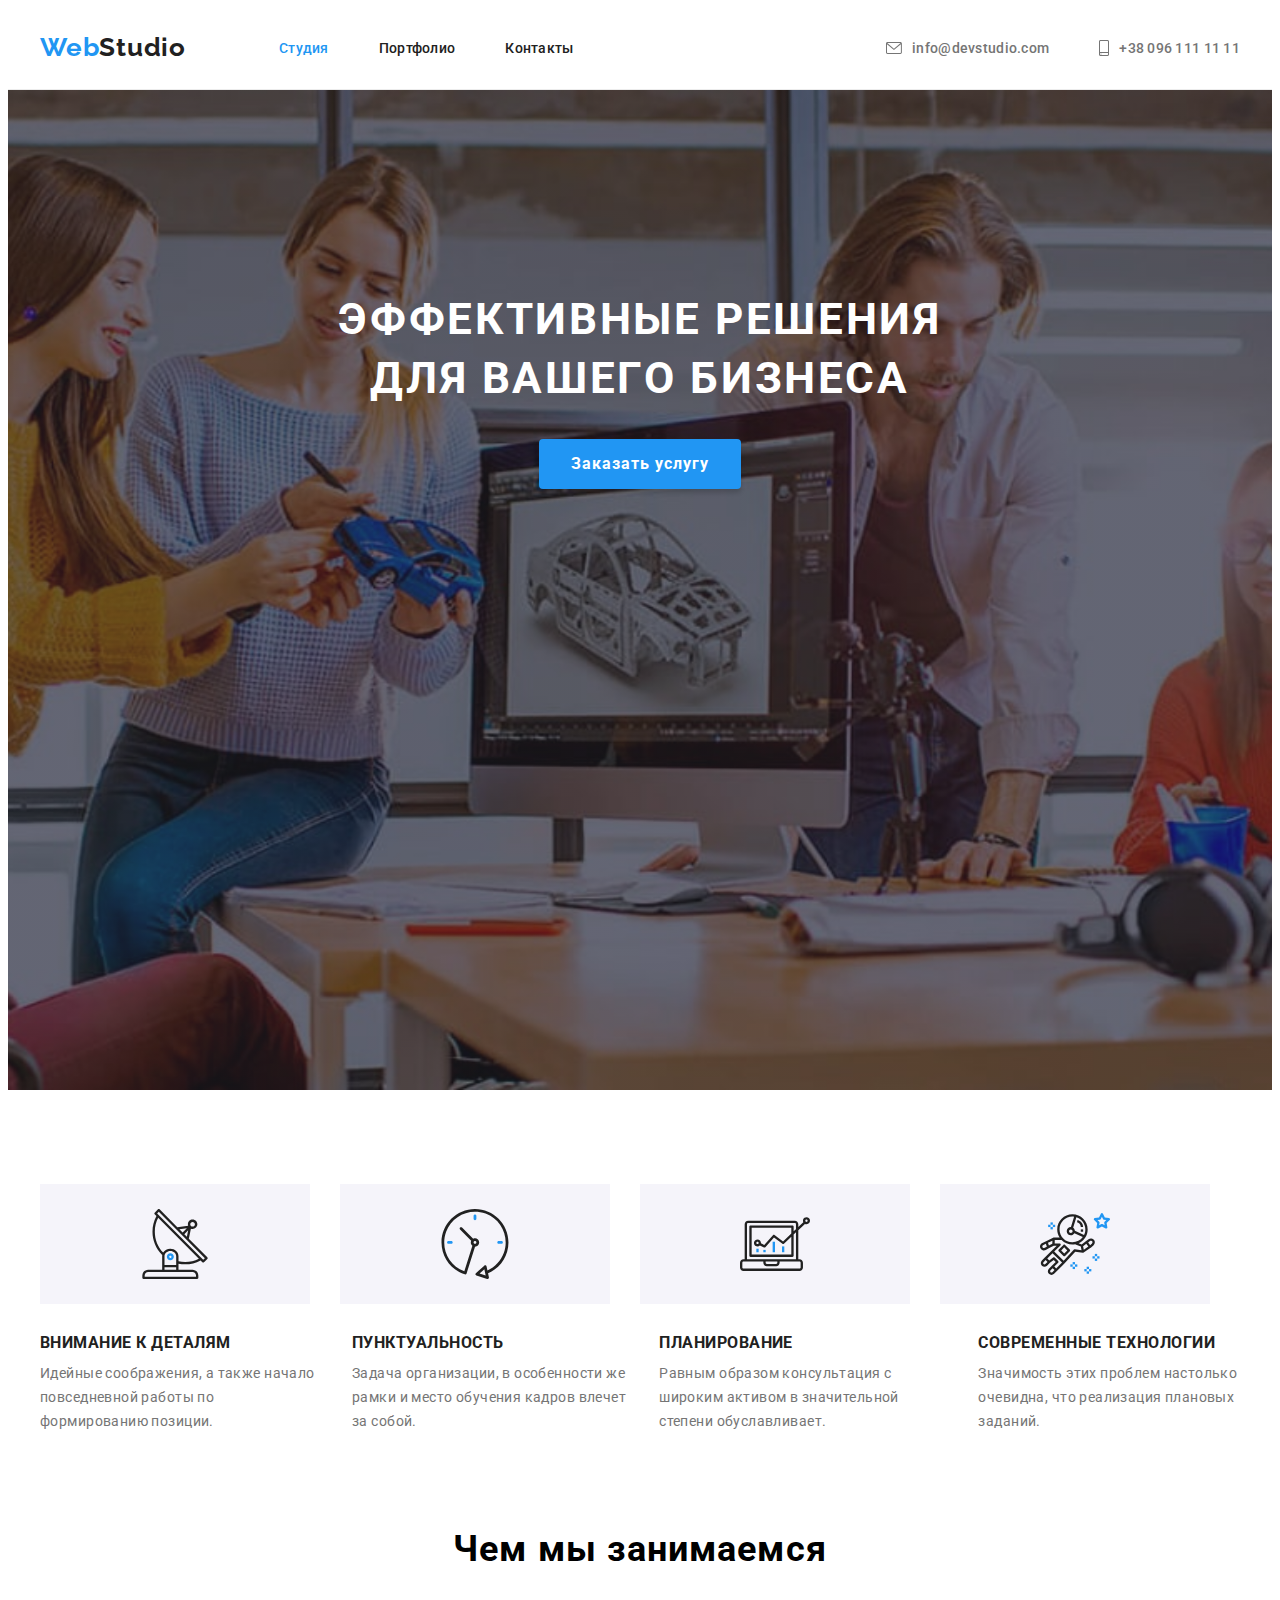
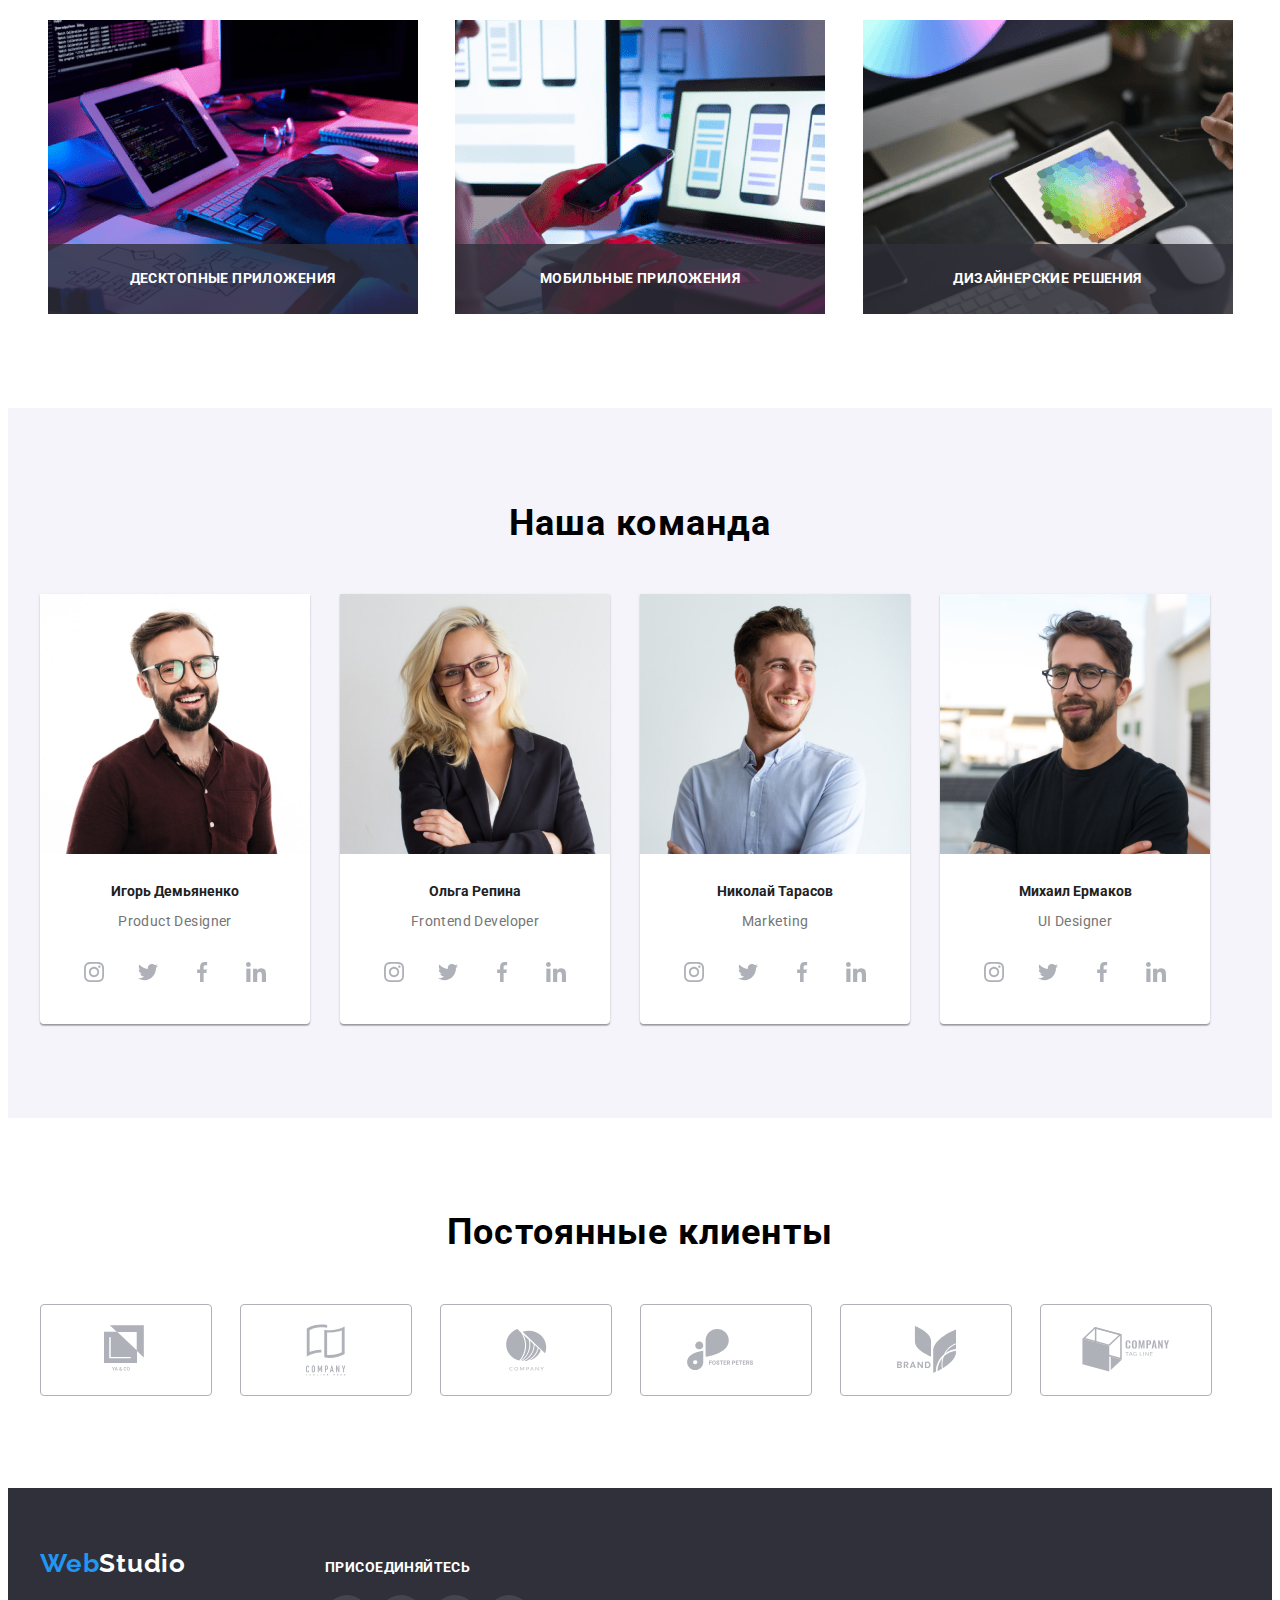
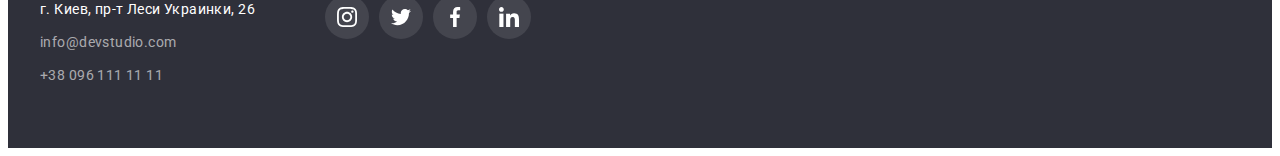
<file: index.html>
<!DOCTYPE html>
<html lang="en">
<head>
    <title>WebStudio</title>
    <link rel="stylesheet" href="https://cdnjs.cloudflare.com/ajax/libs/modern-normalize/1.0.0/modern-normalize.min.css" integrity="sha512-ISS7cAi1PEhQ8jnbJpJZMd29NlhNj4AWYyLOSp2CE/CsHxTCu+r+t0D2yoJudVrd0/8fTVPUVDzY5Tvli75u/g==" crossorigin="anonymous" />
    <link href="https://fonts.googleapis.com/css2?family=Raleway:wght@700&family=Roboto:wght@400;500;700;900&display=swap" rel="stylesheet">
    <link rel="stylesheet" href="./css/styles.css">
    <link rel="preconnect" href="https://fonts.gstatic.com">
    <meta charset="UTF-8">
    <meta name="viewport" content="width=device-width, initial-scale=1.0">
</head>
<body>
    <header class="header">
      <div class="container box-nav">
        <nav class="header-nav">
            <a href="#" class="logo-link  link-main transition"  >Web<span class="studio link-main ">Studio</span> </a>
                <ul class="list">
                <li class="header-li item"><a href="#" class="nav-ul link-main container-studia current nav-link ">Студия</a></li>
                <li class="header-li item"><a href="./portfolio/portfolio.html" class="nav-ul link-main container-portfolio nav-link">Портфолио</a></li>
                <li class="header-li item"><a href="#" class="nav-ul link-main container-kontakty transition nav-link">Контакты</a></li>
            </ul>
        </nav>
            <ul class="list-contakty">
                <li class="header-li contakty list-mail link-main">
                    <a href="mailto:info@devstudio.com" class="nav-ul link-main container-mail transition">
                        <svg class="icon-mail" width="16" height="12">
                            <use href="./img/sprite.svg#icon-envelope-hover"></use>
                        </svg>
                        info@devstudio.com
                    </a>
                </li>
                <li class="header-li contakty list-tel link-main">
                    <a href="tel:+380961111111" class="nav-ul link-main container-tel transition">
                        <svg class="icon-tel" width="10" height="16">
                            <use class="link-main" href="./img/sprite.svg#icon-smartphone"></use>
                        </svg>
                        +38 096 111 11 11
                    </a>
                </li>
            </ul>
        </div>
    </header>
    <main>
        <section class="container-button">
          <div class="container  ">
            <h1 class="title-main">Эффективные решения <br/>для вашего бизнеса</h1>
            <button class="button-main animation " data-modal-open type="button">Заказать услугу</button>
        </div>
        </section>
<section class="features">
    <div class="container">
    <h2 class="visually-hidden">скрытый заголовок</h2>   <!-- скрытый заголовок -->
    <ul class="list-features-svg marker-none">
        <li class="list-features">
            <div class="features-icon">
            <svg class="icon">
                <use href="./img/sprite.svg#icon-antenna-1"></use>
            </svg>
        </div>
        </li>
        <li class="list-features">
            <div class="features-icon">
            <svg class="icon">
                <use href="./img/sprite.svg#icon-clock-1"></use>
            </svg>
        </div>
        </li>
        <li class="list-features">
           <div class="features-icon">
            <svg class="icon">
                <use href="./img/sprite.svg#icon-diagram-1"></use>
            </svg>
          </div>
        </li>
        <li class="list-features">
           <div class="features-icon">
            <svg class="icon">
                <use href="./img/sprite.svg#icon-astronaut-1"></use>
            </svg>
           </div>
        </li>
    </ul>
    <ul class="list-desc">
        <li class="main-li">
            <h3 class="text-title caption">Внимание к деталям</h3>
            <p class="text-p">Идейные соображения, а также начало повседневной работы по формированию позиции.</p>  
        </li>
        <li class="main-li">
            <h3 class="text-title caption">Пунктуальность</h3>
            <p class="text-p">Задача организации, в особенности же рамки и место обучения кадров влечет за собой.</p>
        </li>
        <li class="main-li">
            <h3 class="text-title caption">Планирование</h3>
            <p class="text-p">Равным образом консультация с широким активом в значительной степени обуславливает.</p>
        </li>
        <li class="main-li">
            <h3 class="text-title caption">Современные технологии</h3>
            <p class="text-p">Значимость этих проблем настолько очевидна, что реализация плановых заданий.</p>
        </li>
    </ul>
</div>
</section>
<!--Чем мы занемаемся-->

<section class="doing-section">
<div class="container">
    <h2 class="color-title title-post">Чем мы занимаемся</h2>
    <ul class="box-img">
        <li class="main-li list-img">
             <img  src="./img/img.png" alt="печатает на клавиатуре" width="370" height="294">
             <div class="thumb">
             <p class="label">Десктопные приложения</p>
        </div>
        </li>
        <li class="main-li list-img">
            <img src="./img/img(1).png" alt="держит телефон в руках" width="370" height="294">
            <div class="thumb">
            <p class="label">Мобильные приложения</p> 
        </div>
        </li>
        <li class="main-li list-img">
            <img src="./img/img(2).png" alt="держит планшет в руках" width="370" height="294">
            <div class="thumb">
            <p class="label">Дизайнерские решения</p>
        </div>
        </li>
    </ul>
</div>
</section>
<!--Наша команда-->
 <section class="aside">
     <div class="container">
     <h2 class="color-title">Наша команда</h2>
     <ul class="container-item">
            <li class="main-li col">
             <img src="./img/igor.jpg" alt="Игорь Демьяненко" class="pic" width="270" height="260">
             <div class="our-team">
               <h3 class="text-title">Игорь Демьяненко</h3>
                  <p class="text-p">Product Designer</p>

                  <ul class="social-list marker-none">
                    <li class="social-list-item">
                        <a href="" class="social-list-link transition">
                            <svg class="social-list-icon">                            
                                <use href="./img/sprite.svg#icon-instagram"></use>
                            </svg>
                        </a>
                    </li>
                    <li class="social-list-item">
                        <a href="" class="social-list-link transition">
                            <svg class="social-list-icon">
                              <use href="./img/sprite.svg#icon-twitter-1"></use>

                            </svg>
                        </a>
                    </li>
                    <li class="social-list-item">
                        <a href="" class="link-main social-list-link transition">
                            <svg class="social-list-icon">
                              <use href="./img/sprite.svg#icon-facebook-1"></use>

                            </svg>
                        </a>
                    </li>
                    <li class="social-list-item">
                        <a href="" class="social-list-link transition">
                            <svg class="social-list-icon">
                              <use href="./img/sprite.svg#icon-linkedin-1"></use>
                            </svg>
                        </a>
                    </li>
                </ul>
                </div>
            </li>
              <li class="main-li col">
               <img src="./img/olga.jpg" alt="Ольга Репина" class="pic" width="270" height="260">
               <div class="our-team">
                 <h3 class="text-title name-title">Ольга Репина</h3>
                   <p class="text-p">Frontend Developer</p>
                   <ul class="social-list marker-none">
                    <li class="social-list-item">
                        <a href="" class="social-list-link transition">
                            <svg class="social-list-icon">                            
                                <use href="./img/sprite.svg#icon-instagram"></use>
                            </svg>
                        </a>
                    </li>
                    <li class="social-list-item">
                        <a href="" class="social-list-link transition">
                            <svg class="social-list-icon">
                              <use href="./img/sprite.svg#icon-twitter-1"></use>

                            </svg>
                        </a>
                    </li>
                    <li class="social-list-item">
                        <a href="" class="link-main social-list-link transition">
                            <svg class="social-list-icon">
                              <use href="./img/sprite.svg#icon-facebook-1"></use>

                            </svg>
                        </a>
                    </li>
                    <li class="social-list-item">
                        <a href="" class="social-list-link transition">
                            <svg class="social-list-icon">
                              <use href="./img/sprite.svg#icon-linkedin-1"></use>
                            </svg>
                        </a>
                    </li>
                </ul>
                </div>
             </li>
            <li class="main-li col">
             <img src="./img/nikolaj.jpg" alt="Николай Тарасов" class="pic" width="270" height="260">
             <div class="our-team">
               <h3 class="text-title">Николай Тарасов</h3>
                  <p class="text-p">Marketing</p>
                  <ul class="social-list marker-none">
                    <li class="social-list-item">
                        <a href="" class="social-list-link transition">
                            <svg class="social-list-icon">                            
                                <use href="./img/sprite.svg#icon-instagram"></use>
                            </svg>
                        </a>
                    </li>
                    <li class="social-list-item">
                        <a href="" class="social-list-link transition">
                            <svg class="social-list-icon">
                              <use href="./img/sprite.svg#icon-twitter-1"></use>

                            </svg>
                        </a>
                    </li>
                    <li class="social-list-item">
                        <a href="" class="link-main social-list-link transition">
                            <svg class="social-list-icon">
                              <use href="./img/sprite.svg#icon-facebook-1"></use>

                            </svg>
                        </a>
                    </li>
                    <li class="social-list-item">
                        <a href="" class="social-list-link transition">
                            <svg class="social-list-icon">
                              <use href="./img/sprite.svg#icon-linkedin-1"></use>
                            </svg>
                        </a>
                    </li>
                </ul>
                </div>
            </li>
            <li class="main-li col">
             <img src="./img/mihail.jpg" alt="Михаил Ермаков" class="pic" width="270" height="260">
             <div class="our-team">
               <h3 class="text-title">Михаил Ермаков</h3>
                  <p class="text-p">UI Designer</p>
                  <ul class="social-list marker-none">
                    <li class="social-list-item">
                        <a href="" class="social-list-link transition">
                            <svg class="social-list-icon">                            
                                <use href="./img/sprite.svg#icon-instagram"></use>
                            </svg>
                        </a>
                    </li>
                    <li class="social-list-item">
                        <a href="" class="social-list-link transition">
                            <svg class="social-list-icon">
                              <use href="./img/sprite.svg#icon-twitter-1"></use>

                            </svg>
                        </a>
                    </li>
                    <li class="social-list-item">
                        <a href="" class="link-main social-list-link transition">
                            <svg class="social-list-icon">
                              <use href="./img/sprite.svg#icon-facebook-1"></use>

                            </svg>
                        </a>
                    </li>
                    <li class="social-list-item">
                        <a href="" class="social-list-link transition">
                            <svg class="social-list-icon">
                              <use href="./img/sprite.svg#icon-linkedin-1"></use>
                            </svg>
                        </a>
                    </li>
                </ul>
                </div>
            </li>
     </ul>
    </div>
     </section>
     <!--CUSTOMERS-->
     <section class="customers-section">
        <h2 class="customers-title">Постоянные клиенты</h2>
         <div class="container">
<ul class="list-customers marker-none">
    <li class="customers">
        <a href="#" class="link-customers transition">
        <svg class="icon-customers logo-1">
            <use href="./img/sprite.svg#icon-logo-1"></use>
        </svg>
        </a>
    </li>
    <li class="customers">
        <a href="#" class="link-customers transition">
        <svg class="icon-customers logo-2">
            <use href="./img/sprite.svg#icon-logo-2"></use>
        </svg>
        </a>
    </li>
    <li class="customers">
        <a href="#" class="link-customers transition">
        <svg class="icon-customers logo-3">
            <use href="./img/sprite.svg#icon-logo-3"></use>
        </svg>
        </a>
    </li>
    <li class="customers">
        <a href="#" class="link-customers transition ">
        <svg class="icon-customers logo-4">
            <use href="./img/sprite.svg#icon-logo-4"></use>
        </svg>
        </a>
    </li>
    <li class="customers">
        <a href="#" class="link-customers transition ">
        <svg class="icon-customers logo-5">
            <use href="./img/sprite.svg#icon-logo-5"></use>
        </svg>
        </a>
    </li>
    <li class="customers">
        <a href="#" class="link-customers transition ">
        <svg class="icon-customers logo-6">
            <use href="./img/sprite.svg#icon-logo-6"></use>
        </svg>
        </a>
    </li>
</ul>
         </div>
     </section>
     </main>
<!--Подвал-->
     <footer class=" container-footer">
         <div class="container flex">
             <div>
            <a href="#" class="logo-link  link-main logo-footer transition"  >Web<span class="studio-footer link-main ">Studio</span> </a>
        <address class="footer-address">
            <a class="footer-li text-p transition">г. Киев, пр-т Леси Украинки, 26</a>
        <ul class="footer-list"> 
            <li class="footer-li link-m link-main ">
                <a class="link-main footer-hover transition" href="mailto:info@devstudio.com" >info@devstudio.com</a></li>
            <li class="footer-li link-t link-main"><a class="link-main footer-hover transition " href="tel:+380961111111" >+38 096 111 11 11</a></li>
        </ul>    
        </address>
    </div>
    <div class=" footer-box">
        <p class="footer-title">ПРИСОЕДИНЯЙТЕСЬ</p>
        <ul class="social-list marker-none">
            <li class="social-list-item footer-social ">
                <a href="" class="social-list-link social-link-footer transition">
                    <svg class="social-list-icon footer-icon">                            
                        <use href="./img/sprite.svg#icon-instagram"></use>
                    </svg>
                </a>
            </li>
            <li class="social-list-item footer-social">
                <a href="" class="social-list-link social-link-footer transition">
                    <svg class="social-list-icon footer-icon">
                      <use href="./img/sprite.svg#icon-twitter-1"></use>

                    </svg>
                </a>
            </li>
            <li class="social-list-item footer-social">
                <a href="" class="link-main social-list-link social-link-footer transition">
                    <svg class="social-list-icon footer-icon">
                      <use href="./img/sprite.svg#icon-facebook-1"></use>

                    </svg>
                </a>
            </li>
            <li class="social-list-item footer-social">
                <a href="" class="social-list-link social-link-footer transition">
                    <svg class="social-list-icon footer-icon">
                      <use href="./img/sprite.svg#icon-linkedin-1"></use>
                    </svg>
                </a>
            </li>
        </ul>
        </div>
    </div>

     </footer>
     <div data-modal class="backdrop   is-hidden">
         <div class="modal">
             <button data-modal-close type="button" class="modal-close-btn ">
                <svg class="icon-close">
                    <use href="./img/sprite.svg#icon-close-black-18dp-2-1"></use>
                  </svg>
            
             </button>
            </div>
     </div>
     <script src="./modal.js"></script>
    
</body>
</html>
</file>
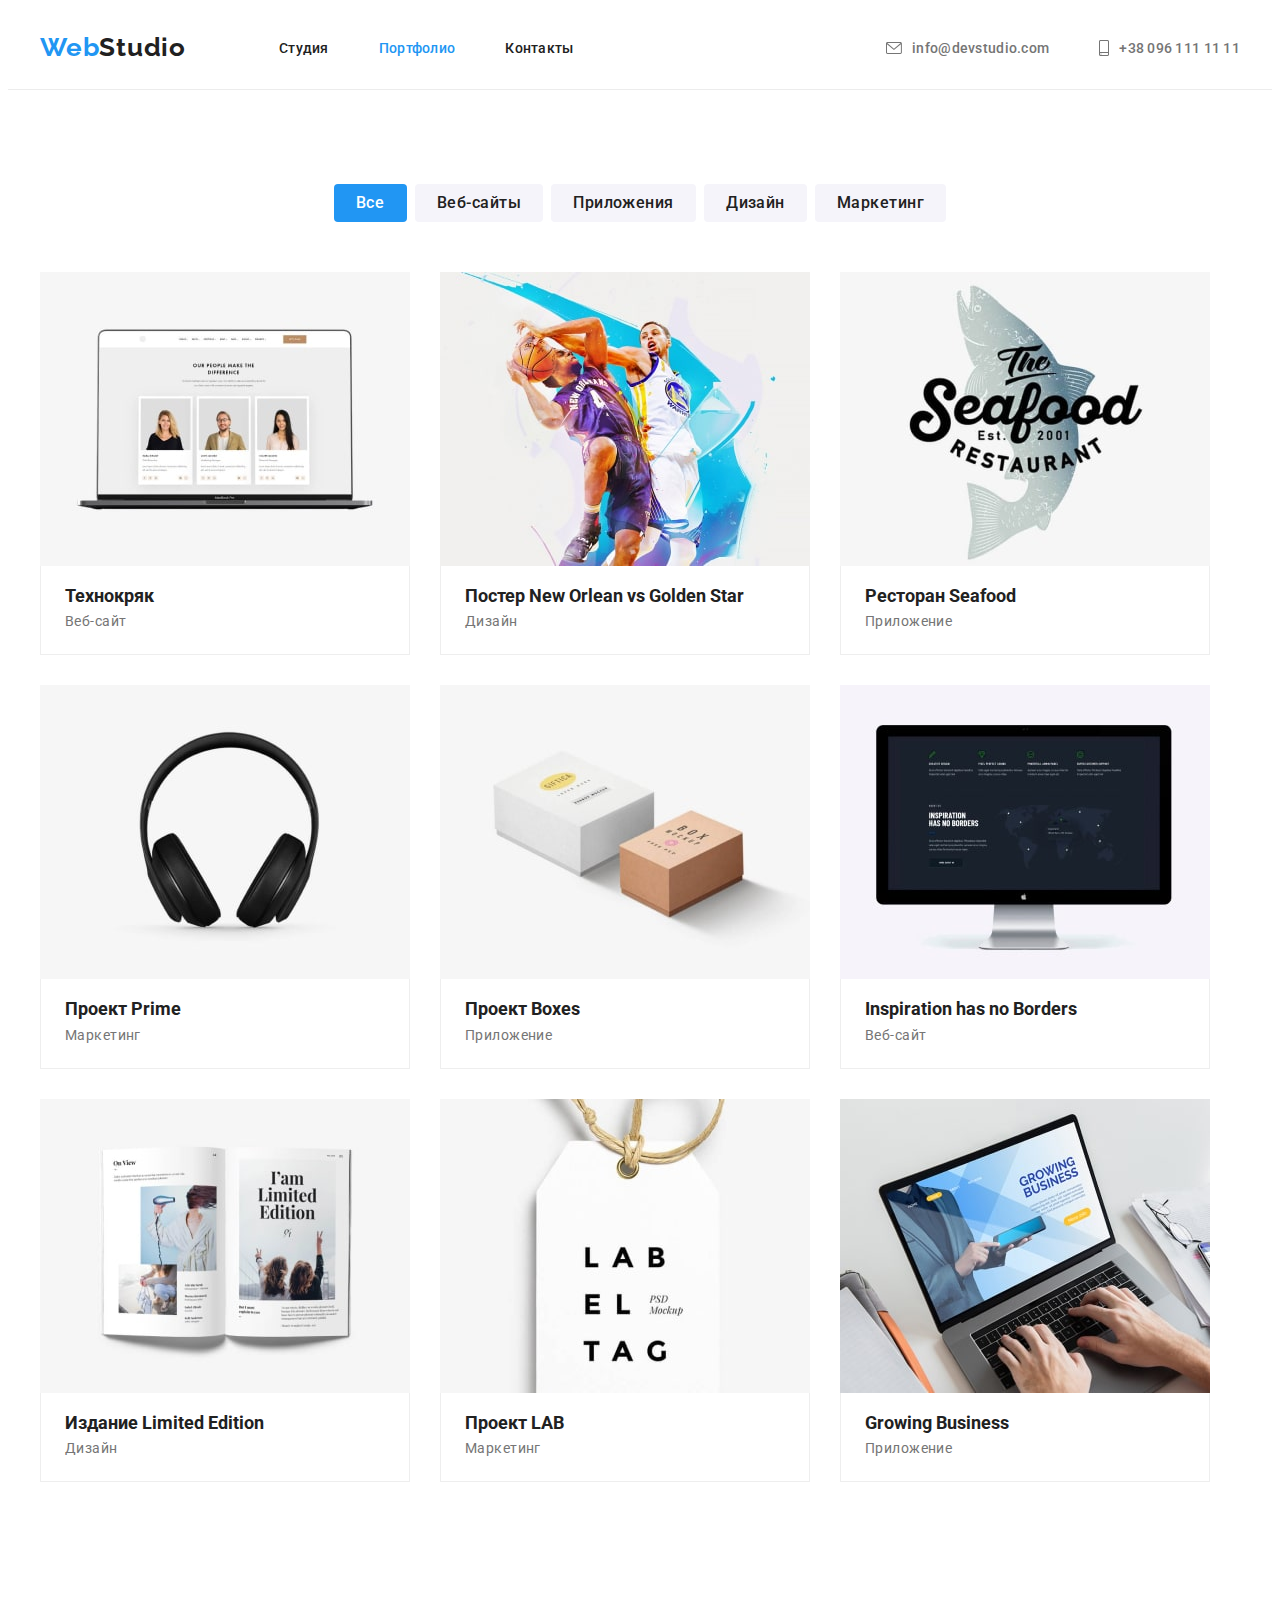
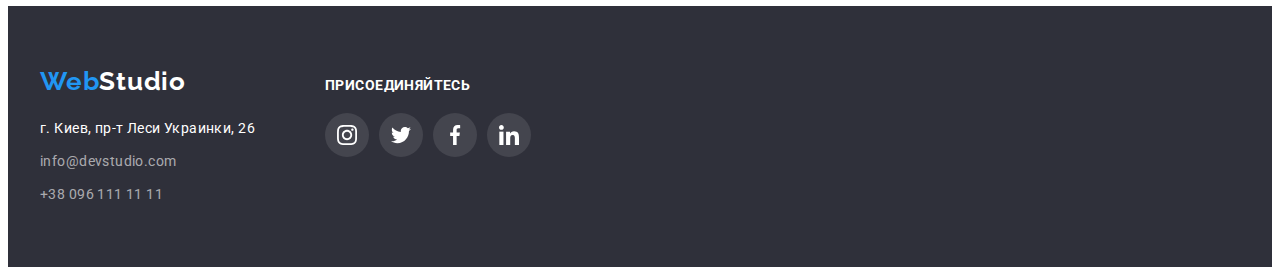
<file: portfolio/portfolio.html>
<!DOCTYPE html>
<html lang="en">
<head>
    <title>WebStudio</title>
    <link rel="stylesheet" href="https://cdnjs.cloudflare.com/ajax/libs/modern-normalize/1.0.0/modern-normalize.min.css" integrity="sha512-ISS7cAi1PEhQ8jnbJpJZMd29NlhNj4AWYyLOSp2CE/CsHxTCu+r+t0D2yoJudVrd0/8fTVPUVDzY5Tvli75u/g==" crossorigin="anonymous" />
    <link href="https://fonts.googleapis.com/css2?family=Raleway:wght@700&family=Roboto:wght@400;500;700;900&display=swap" rel="stylesheet">
    <link rel="stylesheet" href="../css/styles.css">
    <link rel="preconnect" href="https://fonts.gstatic.com">
    <meta charset="UTF-8">
    <meta name="viewport" content="width=device-width, initial-scale=1.0">
</head>
<body>
    <header class="header">
        <div class="container box-nav">
          <a href="../index.html" class="logo-link  link-main animation"  >Web<span class="studio link-main ">Studio</span> </a>
  
          <nav class="header-nav">
                  <ul class="list">
                  <li class="header-li item"><a href="../index.html" class="nav-ul link-main container-studia nav-link ">Студия</a></li>
                  <li class="header-li item"><a href="./portfolio/portfolio.html" class="nav-ul link-main container-portfolio current nav-link">Портфолио</a></li>
                  <li class="header-li item"><a href="#" class="nav-ul link-main container-kontakty nav-link">Контакты</a></li>
              </ul>
          </nav>
          <ul class="list-contakty">
            <li class="header-li contakty list-mail link-main">
                <a href="mailto:info@devstudio.com" class="nav-ul link-main container-mail transition">
                    <svg class="icon-mail" width="16" height="12">
                        <use href="../img/sprite.svg#icon-envelope-hover"></use>
                    </svg>
                    info@devstudio.com
                </a>
            </li>
            <li class="header-li contakty list-tel link-main">
                <a href="tel:+380961111111" class="nav-ul link-main container-tel transition">
                    <svg class="icon-tel" width="10" height="16">
                        <use class="link-main" href="../img/sprite.svg#icon-smartphone"></use>
                    </svg>
                    +38 096 111 11 11
                </a>
            </li>
        </ul>
          </div>
      </header>
 <main>
      <section class="section-portfolio">
        <div class="container">
          <h1 class="visually-hidden">Портфолио</h1>
          <ul class="items-button">
              <li class="main-li">
                      <button type="button" class="filtry current btn ">Все</button>
                </li>
              <li class="main-li"> 
                      <button type="button" class="filtry button-web ">Веб-сайты</button>
                 </li>
              <li class="main-li">

                        <button type="button" class="filtry button-aplication ">Приложения</button> 
                  </li>
              <li class="main-li"> 
                        <button type="button" class="filtry button-dyzajn ">Дизайн</button> 
             </li>
              <li class="main-li"> 
                      <button type="button" class="filtry button-mar ">Маркетинг</button>
                    </li>
          </ul>
          <h2 class="visually-hidden">Портфолио</h2>
          <ul class="list-portfolio">
              <li class="main-li">
                  <a href="#" class="link-main dark transition">
                      <div class="portfolio-overlay">
                      <img src="./img-portfolio/Технокряк.jpg" class="img-portfolio" alt="Две женщины и мужик" width="370" height="294">
                      <p class="overlay">
                        Технокряк это современная площадка распространения коронавируса. Компании используют эту платформу для цифрового шпионажа и атак на защищённые сервера конкурентов.
                      </p>
                    </div>
                      <div class="portfolio-card"> 
                      <h3 class="text-title subtitle">Технокряк</h3>
                      <p class="text-p">Веб-сайт</p>
                    </div>
                </a>
              </li>
              <li class="main-li">
                  <a href="" class="link-main dark transition">
                    <div class="portfolio-overlay">
                    <img class="img-portfolio" src="./img-portfolio/ПостерNewOrleanvsGoldenStar.jpg" alt="баскетболисты" width="370" height="294">
                      <p class="overlay">
                        Технокряк это современная площадка распространения коронавируса. Компании используют эту платформу для цифрового шпионажа и атак на защищённые сервера конкурентов.
                      </p>
                    </div>
                      <div class="portfolio-card"> 
                      <h3 class="text-title subtitle">Постер New Orlean vs Golden Star</h3>
                      <p class="text-p"> Дизайн </p>
                        </div>
                    </a>
              </li>
              <li class="main-li">
                  <a href="#" class="link-main dark transition"> 
                    <div class="portfolio-overlay">
                    <img class="img-portfolio" src="./img-portfolio/РесторанSeafood.jpg" alt="рыба" width="370" height="294">
                      <p class="overlay">
                        Технокряк это современная площадка распространения коронавируса. Компании используют эту платформу для цифрового шпионажа и атак на защищённые сервера конкурентов.
                      </p>
                    </div>
                      <div class="portfolio-card">
                      <h3 class="text-title subtitle">Ресторан Seafood</h3>
                      <p class="text-p">Приложение</p>
                        </div>
                    </a>
              </li>
              <li class="main-li">
                  <a href="#" class="link-main dark transition">
                    <div class="portfolio-overlay">
                    <img class="img-portfolio" src="./img-portfolio/ПроектPrime.jpg" alt="наушники" width="370" height="294">
                      <p class="overlay">
                        Технокряк это современная площадка распространения коронавируса. Компании используют эту платформу для цифрового шпионажа и атак на защищённые сервера конкурентов.
                      </p>
                    </div>
                      <div class="portfolio-card"> 
                      <h3 class="text-title subtitle">Проект Prime</h3>
                      <p class="text-p"> Маркетинг </p>
                        </div>
                    </a>
              </li>
              <li class="main-li">
                  <a href="#" class="link-main dark transition">
                    <div class="portfolio-overlay">
                    <img class="img-portfolio" src="./img-portfolio/ПроектBoxes.jpg" alt="2 коробки" width="370" height="294">
                      <p class="overlay">
                        Технокряк это современная площадка распространения коронавируса. Компании используют эту платформу для цифрового шпионажа и атак на защищённые сервера конкурентов.
                      </p>
                    </div>
                      <div class="portfolio-card"> 
                      <h3 class="text-title subtitle">Проект Boxes</h3>
                      <p class="text-p"> Приложение </p>
                    </div>
                </a>
              </li>
              <li class="main-li">
                  <a href="#" class="link-main dark transition">
                    <div class="portfolio-overlay"> 
                    <img class="img-portfolio" src="./img-portfolio/InspirationhasnoBorders.jpg" alt="Экран" width="370" height="294">
                      <p class="overlay">
                        Технокряк это современная площадка распространения коронавируса. Компании используют эту платформу для цифрового шпионажа и атак на защищённые сервера конкурентов.
                      </p>
                    </div>
                      <div class="portfolio-card"> 
                      <h3 class="text-title subtitle">Inspiration has no Borders</h3>
                      <p class="text-p"> Веб-сайт </p>
                    </div>
                </a>
              </li>
              <li class="main-li">
                  <a href="#" class="link-main dark transition">
                    <div class="portfolio-overlay">
                    <img class="img-portfolio" src="./img-portfolio/ИзданиеLimitedEdition.jpg" alt="книга" width="370" height="294">
                      <p class="overlay">
                        Технокряк это современная площадка распространения коронавируса. Компании используют эту платформу для цифрового шпионажа и атак на защищённые сервера конкурентов.
                      </p>
                    </div>
                      <div class="portfolio-card"> 
                      <h3 class="text-title subtitle">Издание Limited Edition</h3>
                      <p class="text-p"> Дизайн </p>
                    </div>
                </a>
              </li>
              <li class="main-li">
                  <a href="#" class="link-main dark transition">
                    <div class="portfolio-overlay">
                    <img class="img-portfolio" src="./img-portfolio/ПроектLAB.jpg" alt="брелок" width="370" height="294">
                      <p class="overlay">
                        Технокряк это современная площадка распространения коронавируса. Компании используют эту платформу для цифрового шпионажа и атак на защищённые сервера конкурентов.
                      </p>
                    </div>
                      <div class="portfolio-card"> 
                      <h3 class="text-title subtitle">Проект LAB</h3>
                      <p class="text-p">Маркетинг</p>
                    </div>
                </a>
              </li>
              <li class="main-li">
                  <a href="#" class="link-main dark transition">
                    <div class="portfolio-overlay">
                    <img class="img-portfolio" src="./img-portfolio/GrowingBusiness.jpg" alt="ноутбук" width="370" height="294">
                      <p class="overlay">
                        Технокряк это современная площадка распространения коронавируса. Компании используют эту платформу для цифрового шпионажа и атак на защищённые сервера конкурентов.
                      </p>
                    </div>
                      <div class="portfolio-card"> 
                      <h3 class="text-title subtitle">Growing Business</h3>
                      <p class="text-p"> Приложение </p>
                    </div>
                </a>
              </li>
          </ul>
        </div>
      </section>
    </main>
      <!--Шапка-->
      <footer class="container-footer">
        <div class="container flex">
        <div>
           <a href="#" class="logo-link  link-main logo-footer transition"  >Web<span class="studio-footer link-main ">Studio</span> </a>
       <address class="footer-address">
        <a class="footer-li text-p transition">г. Киев, пр-т Леси Украинки, 26</a>
       <ul class="footer-list">
           <li class="footer-li link-m "><a href="mailto:info@devstudio.com" class="link-main footer-hover transition ">info@devstudio.com</a></li>
           <li class="footer-li link-t"><a href="tel:+380961111111" class="link-main footer-hover transition">+38 096 111 11 11</a></li>
       </ul>    
       </address>
       </div>
       <div class=" footer-box">
        <p class="footer-title">ПРИСОЕДИНЯЙТЕСЬ</p>
        <ul class="social-list marker-none">
            <li class="social-list-item footer-social ">
                <a href="" class="social-list-link social-link-footer transition">
                    <svg class="social-list-icon footer-icon">                            
                        <use href="../img/sprite.svg#icon-instagram"></use>
                    </svg>
                </a>
            </li>
            <li class="social-list-item footer-social">
                <a href="" class="social-list-link social-link-footer transition">
                    <svg class="social-list-icon footer-icon">
                      <use href="../img/sprite.svg#icon-twitter-1"></use>

                    </svg>
                </a>
            </li>
            <li class="social-list-item footer-social">
                <a href="" class="link-main social-list-link social-link-footer transition">
                    <svg class="social-list-icon footer-icon">
                      <use href="../img/sprite.svg#icon-facebook-1"></use>

                    </svg>
                </a>
            </li>
            <li class="social-list-item footer-social">
                <a href="" class="social-list-link social-link-footer transition">
                    <svg class="social-list-icon footer-icon">
                      <use href="../img/sprite.svg#icon-linkedin-1"></use>               
                    </svg>
                </a>
            </li>
        </ul>
        </div>
   </div>
    </footer>
</body>
</html>
</file>
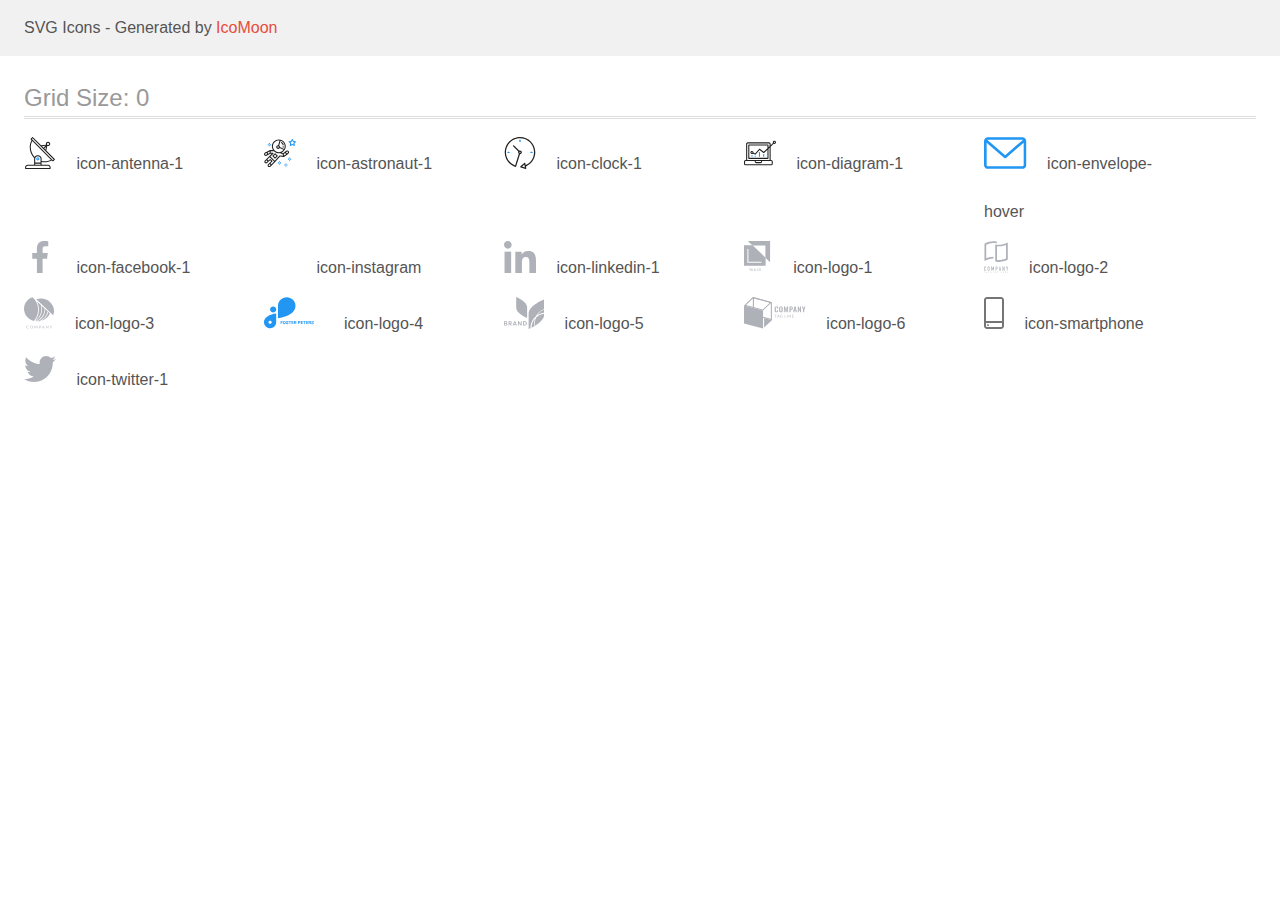
<file: img/sprite/demo.html>
<!doctype html>
<html>
<head>
    <title>IcoMoon - SVG Icons</title>
    <meta charset="utf-8">
    <meta name="viewport" content="width=device-width, initial-scale=1">
    <link rel="stylesheet" href="demo-files/demo.css">
    <link rel="stylesheet" href="style.css">
</head>
<body>
<svg aria-hidden="true" style="position: absolute; width: 0; height: 0; overflow: hidden;" version="1.1" xmlns="http://www.w3.org/2000/svg" xmlns:xlink="http://www.w3.org/1999/xlink">
<defs>
<symbol id="icon-antenna-1" viewBox="0 0 32 32">
<path fill="#212121" style="fill: var(--color1, #212121)" d="M30.773 22.098l-8.443-8.505 0.937-4.615c0.242 0.094 0.499 0.144 0.758 0.146h0.006c1.192 0.014 2.17-0.941 2.184-2.133s-0.941-2.17-2.133-2.184c-1.192-0.014-2.17 0.941-2.184 2.133-0.003 0.255 0.039 0.509 0.125 0.749l-4.96 0.605-8.091-8.133c-0.099-0.101-0.235-0.159-0.377-0.16-0.14 0.001-0.274 0.056-0.373 0.155l-1.513 1.504c-0.208 0.208-0.208 0.546 0 0.754l0.814 0.826c-3.153 5.798-2.129 12.978 2.519 17.663 0.043 0.041 0.092 0.074 0.146 0.098-0.034 0.18-0.051 0.364-0.052 0.547v6.187h-6.4c-1.472 0.002-2.665 1.195-2.667 2.667v1.067c0 0.295 0.239 0.533 0.533 0.533h24.533c0.295 0 0.533-0.239 0.533-0.533v-1.067c-0.002-1.472-1.195-2.665-2.667-2.667h-6.4v-2.742c1.003 0.21 2.024 0.317 3.049 0.32 2.458-0.003 4.877-0.615 7.040-1.783l0.818 0.823c0.099 0.101 0.235 0.159 0.377 0.16 0.14-0.001 0.274-0.056 0.373-0.155l1.513-1.504c0.208-0.208 0.208-0.546 0-0.754zM23.28 6.233c0.418-0.415 1.093-0.414 1.508 0.004s0.414 1.093-0.004 1.508c-0.2 0.199-0.47 0.31-0.752 0.31h-0.003c-0.589-0.003-1.064-0.483-1.061-1.072 0.002-0.282 0.115-0.552 0.314-0.751h-0.002zM22.024 9.738l-0.598 2.946-1.175-1.182 1.774-1.763zM21.419 8.836l-1.92 1.909-1.485-1.493 3.405-0.415zM24.004 28.8c0.884 0 1.6 0.716 1.6 1.6v0.533h-23.467v-0.533c0-0.884 0.716-1.6 1.6-1.6h20.267zM16.537 26.667v1.067h-5.333v-1.067h5.333zM11.204 25.6v-4.053c0-1.294 1.196-2.347 2.667-2.347s2.667 1.053 2.667 2.347v4.053h-5.333zM17.604 23.904v-2.357c0-1.882-1.675-3.413-3.733-3.413-1.331-0.020-2.576 0.657-3.281 1.786-4.058-4.274-4.971-10.645-2.279-15.887l18.602 18.708c-2.872 1.461-6.165 1.873-9.309 1.163zM28.893 23.22l-21.057-21.181 0.755-0.752 7.935 7.98c0.004 0 0.006 0.007 0.010 0.010l13.115 13.191-0.757 0.752z"></path>
<path fill="#2196f3" style="fill: var(--color2, #2196f3)" d="M13.876 20.267h-0.005c-0.884-0.001-1.601 0.714-1.602 1.598s0.714 1.601 1.598 1.602h0.005c0.884 0.001 1.601-0.714 1.602-1.598s-0.714-1.601-1.598-1.602zM14.249 22.245c-0.1 0.1-0.236 0.156-0.378 0.155-0.295-0.002-0.532-0.242-0.531-0.536 0.001-0.141 0.057-0.276 0.157-0.375s0.233-0.154 0.373-0.155c0.295 0.002 0.532 0.241 0.53 0.536-0.001 0.141-0.057 0.276-0.157 0.375h0.005z"></path>
</symbol>
<symbol id="icon-astronaut-1" viewBox="0 0 32 32">
<path fill="#2196f3" style="fill: var(--color2, #2196f3)" d="M31.974 4.524c-0.063-0.193-0.229-0.333-0.43-0.363l-1.91-0.278-0.855-1.731c-0.179-0.365-0.777-0.365-0.956 0l-0.855 1.731-1.91 0.278c-0.201 0.029-0.367 0.17-0.431 0.363-0.062 0.193-0.011 0.405 0.135 0.547l1.383 1.348-0.326 1.903c-0.034 0.2 0.048 0.402 0.212 0.522 0.166 0.121 0.382 0.135 0.562 0.040l1.709-0.899 1.709 0.899c0.078 0.041 0.164 0.061 0.249 0.061 0.11 0 0.221-0.034 0.314-0.102 0.164-0.119 0.246-0.322 0.212-0.522l-0.326-1.903 1.383-1.348c0.145-0.142 0.197-0.354 0.135-0.547zM29.511 5.851c-0.125 0.122-0.183 0.299-0.153 0.472l0.191 1.114-1-0.526c-0.078-0.041-0.163-0.061-0.249-0.061s-0.17 0.020-0.249 0.061l-1.001 0.526 0.191-1.114c0.030-0.173-0.028-0.349-0.153-0.472l-0.81-0.789 1.119-0.163c0.174-0.025 0.324-0.134 0.402-0.292l0.5-1.013 0.5 1.013c0.078 0.157 0.228 0.267 0.402 0.292l1.119 0.163-0.809 0.789z"></path>
<path fill="#2196f3" style="fill: var(--color2, #2196f3)" d="M26.134 20.522h-1.067v1.067h1.067v-1.067z"></path>
<path fill="#2196f3" style="fill: var(--color2, #2196f3)" d="M26.134 22.656h-1.067v1.067h1.067v-1.067z"></path>
<path fill="#2196f3" style="fill: var(--color2, #2196f3)" d="M27.2 21.589h-1.067v1.067h1.067v-1.067z"></path>
<path fill="#2196f3" style="fill: var(--color2, #2196f3)" d="M25.067 21.589h-1.067v1.067h1.067v-1.067z"></path>
<path fill="#2196f3" style="fill: var(--color2, #2196f3)" d="M22.4 26.389h-1.067v1.067h1.067v-1.067z"></path>
<path fill="#2196f3" style="fill: var(--color2, #2196f3)" d="M22.4 28.522h-1.067v1.067h1.067v-1.067z"></path>
<path fill="#2196f3" style="fill: var(--color2, #2196f3)" d="M23.467 27.456h-1.067v1.067h1.067v-1.067z"></path>
<path fill="#2196f3" style="fill: var(--color2, #2196f3)" d="M21.333 27.456h-1.067v1.067h1.067v-1.067z"></path>
<path fill="#2196f3" style="fill: var(--color2, #2196f3)" d="M16 24.256h-1.067v1.067h1.067v-1.067z"></path>
<path fill="#2196f3" style="fill: var(--color2, #2196f3)" d="M16 26.389h-1.067v1.067h1.067v-1.067z"></path>
<path fill="#2196f3" style="fill: var(--color2, #2196f3)" d="M17.067 25.322h-1.067v1.067h1.067v-1.067z"></path>
<path fill="#2196f3" style="fill: var(--color2, #2196f3)" d="M14.933 25.322h-1.067v1.067h1.067v-1.067z"></path>
<path fill="#2196f3" style="fill: var(--color2, #2196f3)" d="M5.867 6.122h-1.067v1.067h1.067v-1.067z"></path>
<path fill="#2196f3" style="fill: var(--color2, #2196f3)" d="M5.867 8.255h-1.067v1.067h1.067v-1.067z"></path>
<path fill="#2196f3" style="fill: var(--color2, #2196f3)" d="M6.933 7.189h-1.067v1.067h1.067v-1.067z"></path>
<path fill="#2196f3" style="fill: var(--color2, #2196f3)" d="M4.8 7.189h-1.067v1.067h1.067v-1.067z"></path>
<path fill="#212121" style="fill: var(--color1, #212121)" d="M24.715 14.159c-0.287-0.388-0.709-0.637-1.188-0.705-0.481-0.068-0.956 0.058-1.34 0.352l-1.252 0.96-1.898 1.417-1.358-0.541c2.421-1.086 4.114-3.508 4.114-6.32 0-3.823-3.123-6.933-6.961-6.933s-6.961 3.11-6.961 6.933c0 1.386 0.414 2.674 1.12 3.758l-2.764-0.024c-0.002 0-0.003 0-0.005 0-0.009 0-0.015 0.004-0.023 0.005-0.053 0.002-0.105 0.013-0.155 0.031-0.013 0.005-0.026 0.008-0.038 0.013-0.006 0.003-0.013 0.003-0.019 0.006l-3.233 1.596c-0.001 0-0.001 0-0.001 0.001l-1.893 0.911c-0.021 0.009-0.042 0.021-0.063 0.035-0.755 0.502-1.012 1.489-0.598 2.295 0.22 0.429 0.595 0.745 1.056 0.889 0.178 0.055 0.359 0.083 0.539 0.083 0.29 0 0.577-0.071 0.839-0.211l1.388-0.738 2.264-1.169 1.357-0.008-5.442 5.416c-0.001 0.001-0.001 0.001-0.002 0.001l-1.339 1.333c-0.316 0.315-0.49 0.732-0.49 1.178s0.174 0.863 0.49 1.179c0.325 0.323 0.752 0.485 1.179 0.485s0.854-0.162 1.18-0.485l1.314-1.309 1.741-1.3 0.901 0.897-1.762 1.754c-0 0.001-0.001 0.001-0.002 0.001l-1.339 1.333c-0.316 0.315-0.49 0.732-0.49 1.178s0.174 0.863 0.49 1.179c0.325 0.323 0.753 0.485 1.18 0.485s0.855-0.162 1.18-0.485l3.482-3.467c0.001-0.001 0.001-0.001 0.001-0.002l1.010-1-0.004-0.004c0.006-0.006 0.015-0.009 0.022-0.015l5.166-5.658 3.471 0.494c0.025 0.004 0.050 0.005 0.075 0.005 0.065 0 0.127-0.015 0.187-0.038 0.018-0.006 0.033-0.015 0.050-0.023 0.019-0.010 0.039-0.015 0.058-0.027l3.213-2.133c0.012-0.008 0.018-0.021 0.029-0.029 0.013-0.010 0.029-0.014 0.041-0.026l1.271-1.191c0.662-0.62 0.753-1.635 0.212-2.362zM2.13 17.77c-0.173 0.093-0.37 0.111-0.558 0.052-0.187-0.058-0.338-0.186-0.427-0.358-0.161-0.314-0.068-0.695 0.214-0.902l1.314-0.632 0.449 1.312-0.992 0.528zM5.628 15.942l-1.548 0.8-0.439-1.283 2.027-1.001-0.040 1.484zM20.727 9.322c0 0.918-0.219 1.785-0.599 2.559l-4.181-1.899c-0.044-0.573-0.341-1.075-0.788-1.388l1.464-4.86c2.378 0.756 4.105 2.974 4.105 5.588zM8.938 9.322c0-3.235 2.644-5.867 5.894-5.867 0.253 0 0.5 0.021 0.745 0.052l-1.432 4.754c-0.019-0.001-0.037-0.006-0.057-0.006-1.033 0-1.873 0.837-1.873 1.867s0.84 1.867 1.873 1.867c0.694 0 1.294-0.383 1.618-0.945l3.862 1.755c-1.075 1.446-2.795 2.39-4.737 2.39-3.25 0-5.894-2.632-5.894-5.867zM14.894 10.122c0 0.441-0.362 0.8-0.806 0.8s-0.806-0.359-0.806-0.8c0-0.441 0.362-0.8 0.806-0.8s0.806 0.359 0.806 0.8zM2.465 25.146c-0.236 0.234-0.619 0.234-0.854 0.001-0.114-0.114-0.176-0.263-0.176-0.423s0.062-0.309 0.176-0.421l0.962-0.958 0.851 0.848-0.959 0.955zM5.679 28.88c-0.236 0.234-0.619 0.235-0.855 0.001-0.114-0.114-0.176-0.263-0.176-0.423s0.062-0.309 0.176-0.421l0.963-0.959 0.852 0.848-0.96 0.955zM9.16 25.411c-0.001 0-0.001 0-0.002 0.001l-1.765 1.76-0.852-0.848 1.763-1.755c0 0 0 0 0-0s0.001-0.001 0.002-0.001c0.040-0.040 0.065-0.088 0.090-0.135 0.007-0.014 0.020-0.026 0.026-0.040 0.017-0.041 0.019-0.085 0.026-0.129 0.003-0.025 0.014-0.047 0.014-0.073 0-0.036-0.013-0.070-0.020-0.106-0.006-0.032-0.006-0.065-0.019-0.095-0.020-0.050-0.055-0.094-0.091-0.138-0.010-0.012-0.014-0.027-0.025-0.038 0 0 0 0-0.001 0s-0.001-0.002-0.001-0.002l-1.607-1.6c-0.017-0.017-0.039-0.024-0.058-0.038-0.028-0.022-0.055-0.042-0.087-0.058-0.030-0.015-0.061-0.024-0.093-0.033-0.034-0.010-0.067-0.017-0.103-0.020-0.033-0.002-0.063 0.001-0.095 0.005-0.036 0.004-0.069 0.009-0.104 0.020-0.034 0.011-0.063 0.027-0.094 0.045-0.020 0.011-0.042 0.015-0.061 0.029l-1.773 1.324-0.901-0.897 2.399-2.386 4.361 4.289-0.928 0.919zM15.979 18.394c-0.015-0.002-0.030 0.004-0.045 0.003-0.039-0.002-0.076 0.001-0.115 0.007-0.030 0.005-0.059 0.011-0.088 0.021-0.034 0.012-0.065 0.028-0.097 0.047-0.030 0.018-0.057 0.037-0.083 0.061-0.013 0.011-0.028 0.017-0.040 0.029l-4.698 5.146-4.328-4.257 2.833-2.818c0.209-0.208 0.21-0.546 0.002-0.755-0.105-0.105-0.243-0.157-0.381-0.156v-0.001l-2.219 0.013 0.028-1.607 3.104 0.027c1.265 1.294 3.029 2.101 4.981 2.101 0.437 0 0.864-0.045 1.279-0.123 0.040 0.032 0.079 0.065 0.13 0.085l2.41 0.96 0.331 1.644-3.003-0.427zM20.020 18.572l-0.313-1.558 1.446-1.080 0.947 1.257-2.080 1.381zM23.774 15.741l-0.838 0.785-0.931-1.236 0.831-0.637c0.155-0.119 0.351-0.168 0.543-0.143 0.193 0.027 0.364 0.128 0.48 0.284 0.217 0.292 0.18 0.699-0.085 0.947z"></path>
<path fill="#212121" style="fill: var(--color1, #212121)" d="M13.602 18.544l-2.143-2.133c-0.207-0.207-0.545-0.207-0.753 0l-2.142 2.133c-0.1 0.101-0.157 0.236-0.157 0.378s0.056 0.278 0.157 0.378l2.142 2.133c0.104 0.103 0.241 0.155 0.377 0.155s0.273-0.052 0.376-0.155l2.143-2.133c0.1-0.1 0.157-0.236 0.157-0.378s-0.057-0.278-0.157-0.378zM11.083 20.303l-1.387-1.381 1.387-1.381 1.387 1.381-1.387 1.381z"></path>
<path fill="#212121" style="fill: var(--color1, #212121)" d="M17.164 5.071l-0.258 1.036c0.071 0.018 1.738 0.452 1.738 2.149h1.067c-0-2.017-1.666-2.965-2.547-3.185z"></path>
<path fill="#212121" style="fill: var(--color1, #212121)" d="M19.711 9.322h-1.067v1.067h1.067v-1.067z"></path>
</symbol>
<symbol id="icon-clock-1" viewBox="0 0 32 32">
<path fill="#212121" style="fill: var(--color1, #212121)" d="M31.297 15.301c-0.002-8.452-6.855-15.303-15.308-15.301s-15.303 6.855-15.301 15.308c0.001 6.658 4.307 12.551 10.649 14.576 0.061 0.019 0.124 0.029 0.187 0.029 0.121-0 0.239-0.032 0.342-0.094 0.135-0.080 0.236-0.207 0.283-0.356l3.865-12.25c1.057-0.005 1.909-0.866 1.903-1.923s-0.866-1.909-1.923-1.903c-0.284 0.001-0.565 0.067-0.82 0.191l-5.106-5.107c-0.253-0.245-0.657-0.238-0.902 0.016-0.239 0.247-0.239 0.639 0 0.886l5.103 5.109c-0.392 0.799-0.168 1.764 0.536 2.309l-3.683 11.673c-7.278-2.681-11.004-10.754-8.323-18.032s10.754-11.004 18.032-8.323 11.004 10.754 8.323 18.032c-1.31 3.556-4.001 6.431-7.462 7.973l-0.398-1.874c-0.073-0.344-0.411-0.565-0.756-0.492-0.109 0.023-0.209 0.074-0.292 0.148l-3.837 3.426c-0.263 0.234-0.287 0.637-0.052 0.9 0.076 0.085 0.174 0.149 0.283 0.184l4.899 1.563c0.335 0.108 0.694-0.077 0.802-0.412 0.034-0.106 0.040-0.219 0.017-0.328l-0.391-1.839c5.664-2.388 9.342-7.942 9.329-14.089zM15.992 14.664c0.352 0 0.638 0.286 0.638 0.638s-0.286 0.638-0.638 0.638c-0.352 0-0.638-0.285-0.638-0.638s0.285-0.638 0.638-0.638zM18.093 29.528l2.184-1.948 0.603 2.84-2.787-0.892z"></path>
<path fill="#2196f3" style="fill: var(--color2, #2196f3)" d="M15.354 3.185v1.275c0 0.352 0.285 0.638 0.638 0.638s0.638-0.285 0.638-0.638v-1.275c0-0.352-0.286-0.638-0.638-0.638s-0.638 0.286-0.638 0.638z"></path>
<path fill="#2196f3" style="fill: var(--color2, #2196f3)" d="M3.876 14.664c-0.352 0-0.638 0.286-0.638 0.638s0.285 0.638 0.638 0.638h1.275c0.352 0 0.638-0.285 0.638-0.638s-0.285-0.638-0.638-0.638h-1.275z"></path>
<path fill="#2196f3" style="fill: var(--color2, #2196f3)" d="M28.108 15.939c0.352 0 0.638-0.285 0.638-0.638s-0.285-0.638-0.638-0.638h-1.275c-0.352 0-0.638 0.286-0.638 0.638s0.286 0.638 0.638 0.638h1.275z"></path>
</symbol>
<symbol id="icon-diagram-1" viewBox="0 0 32 32">
<path fill="#2196f3" style="fill: var(--color2, #2196f3)" d="M14.926 14.965h1.066v4.798h-1.066v-4.797z"></path>
<path fill="#2196f3" style="fill: var(--color2, #2196f3)" d="M19.19 17.097h1.066v2.665h-1.066v-2.665z"></path>
<path fill="#2196f3" style="fill: var(--color2, #2196f3)" d="M10.661 18.696h1.066v1.066h-1.066v-1.066z"></path>
<path fill="#2196f3" style="fill: var(--color2, #2196f3)" d="M7.463 18.163h1.066v1.599h-1.066v-1.599z"></path>
<path fill="#212121" style="fill: var(--color1, #212121)" d="M1.599 28.291h25.587c0.883 0 1.599-0.716 1.599-1.599v-2.132c0-0.883-0.716-1.599-1.599-1.599h-0.533v-13.293l3.028-2.868c0.703 0.346 1.553 0.136 2.013-0.499s0.396-1.508-0.152-2.068-1.42-0.644-2.065-0.198c-0.644 0.446-0.873 1.292-0.542 2.002l-2.281 2.163v-1.23c0-0.883-0.716-1.599-1.599-1.599h-21.322c-0.883 0-1.599 0.716-1.599 1.599v15.992h-0.533c-0.883 0-1.599 0.716-1.599 1.599v2.132c0 0.883 0.716 1.599 1.599 1.599zM30.384 4.837c0.294 0 0.533 0.239 0.533 0.533s-0.239 0.533-0.533 0.533c-0.294 0-0.533-0.239-0.533-0.533s0.239-0.533 0.533-0.533zM3.198 6.969c0-0.294 0.239-0.533 0.533-0.533h21.322c0.294 0 0.533 0.239 0.533 0.533v2.239l-1.066 1.013v-2.186c0-0.294-0.239-0.533-0.533-0.533h-19.19c-0.294 0-0.533 0.239-0.533 0.533v13.326c0 0.294 0.239 0.533 0.533 0.533h19.19c0.294 0 0.533-0.239 0.533-0.533v-9.674l1.066-1.010v12.284h-22.388v-15.992zM7.996 13.899c-0.721-0.002-1.354 0.478-1.546 1.174s0.105 1.433 0.725 1.801c0.62 0.368 1.41 0.276 1.928-0.226l1.853 0.93c0.215 0.108 0.476 0.057 0.636-0.123l3.939-4.431 3.872 2.901c0.208 0.156 0.498 0.139 0.686-0.039l3.365-3.188v8.131h-18.124v-12.26h18.124v2.66l-3.771 3.572-3.904-2.927c-0.222-0.166-0.534-0.135-0.718 0.072l-3.993 4.493-1.493-0.746c0.011-0.064 0.018-0.129 0.020-0.193 0-0.883-0.716-1.599-1.599-1.599zM8.529 15.498c0 0.294-0.239 0.533-0.533 0.533s-0.533-0.239-0.533-0.533c0-0.294 0.239-0.533 0.533-0.533s0.533 0.239 0.533 0.533zM11.727 24.027h5.331v0.533c0 0.294-0.239 0.533-0.533 0.533h-4.264c-0.294 0-0.533-0.239-0.533-0.533v-0.533zM1.066 24.56c0-0.294 0.239-0.533 0.533-0.533h9.062v0.533c0 0.883 0.716 1.599 1.599 1.599h4.264c0.883 0 1.599-0.716 1.599-1.599v-0.533h9.062c0.294 0 0.533 0.239 0.533 0.533v2.132c0 0.294-0.239 0.533-0.533 0.533h-25.587c-0.294 0-0.533-0.239-0.533-0.533v-2.132z"></path>
</symbol>
<symbol id="icon-envelope-hover" viewBox="0 0 43 32">
<path fill="#2196f3" style="fill: var(--color2, #2196f3)" d="M38.667 0h-34.667c-2.206 0-4 1.794-4 4v24c0 2.206 1.794 4 4 4h34.667c2.206 0 4-1.794 4-4v-24c0-2.206-1.794-4-4-4zM38.667 2.667c0.181 0 0.353 0.038 0.511 0.103l-17.844 15.466-17.844-15.466c0.158-0.066 0.33-0.103 0.511-0.103h34.667zM38.667 29.333h-34.667c-0.736 0-1.333-0.598-1.333-1.333v-22.413l17.793 15.421c0.251 0.217 0.563 0.326 0.874 0.326s0.622-0.108 0.874-0.326l17.793-15.421v22.413c0 0.736-0.598 1.333-1.333 1.333z"></path>
</symbol>
<symbol id="icon-facebook-1" viewBox="0 0 32 32">
<path fill="#afb1b8" style="fill: var(--color3, #afb1b8)" d="M21.329 5.313h2.921v-5.088c-0.504-0.069-2.237-0.225-4.256-0.225-4.212 0-7.097 2.649-7.097 7.519v4.481h-4.648v5.688h4.648v14.312h5.699v-14.311h4.46l0.708-5.688h-5.169v-3.919c0.001-1.644 0.444-2.769 2.735-2.769z"></path>
</symbol>
<symbol id="icon-instagram" viewBox="0 0 32 32">
<path fill="#fff" style="fill: var(--color4, #fff)" d="M31.969 9.408c-0.075-1.7-0.35-2.869-0.744-3.882-0.406-1.075-1.032-2.038-1.851-2.838-0.8-0.813-1.769-1.444-2.832-1.844-1.019-0.394-2.182-0.669-3.882-0.744-1.713-0.081-2.257-0.1-6.601-0.1s-4.888 0.019-6.595 0.094c-1.7 0.075-2.869 0.35-3.882 0.744-1.075 0.406-2.038 1.031-2.838 1.85-0.813 0.8-1.444 1.769-1.844 2.832-0.394 1.019-0.669 2.182-0.744 3.882-0.081 1.713-0.1 2.257-0.1 6.601s0.019 4.888 0.094 6.595c0.075 1.7 0.35 2.869 0.744 3.882 0.406 1.075 1.038 2.038 1.85 2.838 0.8 0.813 1.769 1.444 2.832 1.844 1.019 0.394 2.182 0.669 3.882 0.744 1.706 0.075 2.25 0.094 6.595 0.094s4.888-0.019 6.595-0.094c1.7-0.075 2.869-0.35 3.882-0.744 2.151-0.832 3.851-2.532 4.682-4.682 0.394-1.019 0.669-2.182 0.744-3.882 0.075-1.707 0.094-2.251 0.094-6.595s-0.006-4.888-0.081-6.595zM29.087 22.473c-0.069 1.563-0.331 2.407-0.55 2.969-0.538 1.394-1.644 2.5-3.038 3.038-0.563 0.219-1.413 0.481-2.969 0.55-1.688 0.075-2.194 0.094-6.464 0.094s-4.782-0.019-6.464-0.094c-1.563-0.069-2.407-0.331-2.969-0.55-0.694-0.256-1.325-0.663-1.838-1.194-0.531-0.519-0.938-1.144-1.194-1.838-0.219-0.563-0.481-1.413-0.55-2.969-0.075-1.688-0.094-2.194-0.094-6.464s0.019-4.782 0.094-6.464c0.069-1.563 0.331-2.407 0.55-2.969 0.256-0.694 0.663-1.325 1.2-1.838 0.519-0.531 1.144-0.938 1.838-1.194 0.563-0.219 1.413-0.481 2.969-0.55 1.688-0.075 2.194-0.094 6.464-0.094 4.276 0 4.782 0.019 6.464 0.094 1.563 0.069 2.407 0.331 2.969 0.55 0.694 0.256 1.325 0.662 1.838 1.194 0.531 0.519 0.938 1.144 1.194 1.838 0.219 0.563 0.481 1.413 0.55 2.969 0.075 1.688 0.094 2.194 0.094 6.464s-0.019 4.77-0.094 6.458z"></path>
<path fill="#fff" style="fill: var(--color4, #fff)" d="M16.059 7.783c-4.538 0-8.22 3.682-8.22 8.22s3.682 8.22 8.22 8.22c4.539 0 8.22-3.682 8.22-8.22s-3.682-8.22-8.22-8.22zM16.059 21.335c-2.944 0-5.332-2.388-5.332-5.332s2.388-5.332 5.332-5.332c2.944 0 5.332 2.388 5.332 5.332s-2.388 5.332-5.332 5.332z"></path>
<path fill="#fff" style="fill: var(--color4, #fff)" d="M26.524 7.458c0 1.060-0.859 1.919-1.919 1.919s-1.919-0.859-1.919-1.919c0-1.060 0.859-1.919 1.919-1.919s1.919 0.859 1.919 1.919z"></path>
</symbol>
<symbol id="icon-linkedin-1" viewBox="0 0 32 32">
<path fill="#afb1b8" style="fill: var(--color3, #afb1b8)" d="M31.992 32v-0.001h0.008v-11.736c0-5.741-1.236-10.164-7.948-10.164-3.227 0-5.392 1.771-6.276 3.449h-0.093v-2.913h-6.364v21.364h6.627v-10.579c0-2.785 0.528-5.479 3.977-5.479 3.399 0 3.449 3.179 3.449 5.657v10.401h6.62z"></path>
<path fill="#afb1b8" style="fill: var(--color3, #afb1b8)" d="M0.528 10.636h6.635v21.364h-6.635v-21.364z"></path>
<path fill="#afb1b8" style="fill: var(--color3, #afb1b8)" d="M3.843 0c-2.121 0-3.843 1.721-3.843 3.843s1.721 3.879 3.843 3.879c2.121 0 3.843-1.757 3.843-3.879-0.001-2.121-1.723-3.843-3.843-3.843v0z"></path>
</symbol>
<symbol id="icon-logo-1" viewBox="0 0 29 32">
<path fill="#afb1b8" style="fill: var(--color3, #afb1b8)" d="M3.84 0l4.677 4.428h13.046v12.351l4.677 4.428v-21.206h-22.4z"></path>
<path fill="#afb1b8" style="fill: var(--color3, #afb1b8)" d="M0 4.241v20.6h21.76v-8.188l-13.105-12.406-8.655-0.005zM17.615 21.828h-14.172v-13.854h1.002v12.916h13.17v0.938z"></path>
<path fill="#afb1b8" style="fill: var(--color3, #afb1b8)" d="M6.266 28.662l0.523-1.078h0.438l-0.763 1.438v0.837h-0.397v-0.837l-0.764-1.438h0.439l0.523 1.078zM8.513 29.329h-0.881l-0.184 0.53h-0.411l0.859-2.275h0.355l0.861 2.275h-0.412l-0.186-0.53zM7.743 29.010h0.659l-0.33-0.944-0.33 0.944zM10.071 29.244c0-0.105 0.029-0.202 0.086-0.289 0.057-0.089 0.17-0.193 0.339-0.314-0.088-0.111-0.151-0.206-0.186-0.284s-0.052-0.154-0.052-0.227c0-0.178 0.054-0.319 0.162-0.422s0.254-0.156 0.438-0.156c0.166 0 0.301 0.049 0.406 0.147 0.106 0.097 0.159 0.217 0.159 0.361 0 0.095-0.024 0.182-0.072 0.262-0.048 0.079-0.127 0.158-0.236 0.238l-0.155 0.113 0.439 0.519c0.064-0.125 0.095-0.264 0.095-0.417h0.33c0 0.28-0.066 0.51-0.197 0.689l0.334 0.395h-0.441l-0.128-0.152c-0.162 0.122-0.356 0.183-0.581 0.183s-0.405-0.059-0.541-0.178c-0.134-0.12-0.202-0.276-0.202-0.467zM10.824 29.587c0.128 0 0.248-0.043 0.359-0.128l-0.497-0.586-0.048 0.034c-0.125 0.095-0.188 0.203-0.188 0.325 0 0.105 0.034 0.191 0.102 0.256s0.158 0.098 0.272 0.098zM10.615 28.121c0 0.087 0.054 0.197 0.161 0.33l0.173-0.119 0.048-0.039c0.065-0.057 0.097-0.131 0.097-0.22 0-0.059-0.022-0.11-0.067-0.152-0.045-0.043-0.102-0.064-0.17-0.064-0.074 0-0.133 0.025-0.177 0.075s-0.066 0.113-0.066 0.189zM14.748 29.118c-0.023 0.243-0.113 0.432-0.269 0.569-0.156 0.135-0.364 0.203-0.623 0.203-0.181 0-0.341-0.043-0.48-0.128-0.137-0.086-0.244-0.209-0.319-0.367s-0.114-0.342-0.117-0.552v-0.212c0-0.215 0.038-0.404 0.114-0.567s0.185-0.29 0.327-0.378c0.143-0.088 0.307-0.133 0.494-0.133 0.251 0 0.453 0.068 0.606 0.205s0.242 0.329 0.267 0.578h-0.394c-0.019-0.164-0.067-0.281-0.144-0.353-0.076-0.073-0.188-0.109-0.336-0.109-0.172 0-0.304 0.063-0.397 0.189-0.092 0.125-0.139 0.309-0.141 0.552v0.202c0 0.246 0.044 0.433 0.131 0.563s0.218 0.194 0.387 0.194c0.155 0 0.272-0.035 0.35-0.105s0.128-0.186 0.148-0.348h0.394zM16.918 28.78c0 0.223-0.039 0.419-0.116 0.588-0.077 0.168-0.188 0.297-0.331 0.388-0.143 0.090-0.307 0.134-0.494 0.134-0.184 0-0.349-0.045-0.494-0.134-0.144-0.091-0.255-0.219-0.334-0.386-0.078-0.167-0.118-0.359-0.119-0.576v-0.128c0-0.222 0.039-0.418 0.117-0.588 0.079-0.17 0.19-0.299 0.333-0.389 0.144-0.091 0.308-0.136 0.494-0.136s0.349 0.045 0.492 0.134c0.144 0.088 0.255 0.217 0.333 0.384s0.118 0.361 0.119 0.583v0.127zM16.523 28.662c0-0.252-0.048-0.445-0.144-0.58-0.095-0.134-0.23-0.202-0.405-0.202-0.171 0-0.305 0.067-0.402 0.202-0.096 0.133-0.145 0.322-0.147 0.567v0.131c0 0.25 0.048 0.443 0.145 0.58s0.233 0.205 0.406 0.205c0.175 0 0.309-0.067 0.403-0.2 0.095-0.133 0.142-0.328 0.142-0.584v-0.119z"></path>
</symbol>
<symbol id="icon-logo-2" viewBox="0 0 25 32">
<path fill="#afb1b8" style="fill: var(--color3, #afb1b8)" d="M10.447 1.806h0.084c0.156 0 0.324 0.016 0.49 0.030 0.734 0.052 1.463 0.162 2.179 0.329v-1.762c-0.738-0.185-1.491-0.305-2.249-0.358-0.288-0.022-0.595-0.036-0.909-0.044h-0.263c-1.523 0.006-3.039 0.201-4.515 0.582-1.68 0.419-3.293 1.075-4.79 1.948v17.475c1.442-0.783 2.976-1.381 4.566-1.779 1.256-0.32 2.539-0.517 3.833-0.588h0.051c0.216-0.011 0.433-0.017 0.655-0.019v-1.79c-1.681 0.022-3.353 0.244-4.982 0.662-0.602 0.157-1.185 0.325-1.731 0.513l-0.623 0.211v-13.625l0.266-0.128c2.032-0.963 4.229-1.524 6.471-1.651 0.019-0.001 0.037-0.001 0.056 0 0.248-0.013 0.497-0.019 0.741-0.019h0.28c0.129 0.003 0.258 0.006 0.388 0.014z"></path>
<path fill="#afb1b8" style="fill: var(--color3, #afb1b8)" d="M14.837 3.651c-0.409 0-0.814-0.014-1.205-0.044-0.467-0.034-0.947-0.091-1.401-0.167-0.277-0.047-0.55-0.103-0.814-0.164v17.275c1.12 0.277 2.271 0.413 3.425 0.404 1.523-0.006 3.039-0.201 4.515-0.581 1.68-0.42 3.294-1.075 4.792-1.948v-17.163c-1.442 0.783-2.975 1.381-4.564 1.781-1.551 0.398-3.145 0.603-4.747 0.609zM21.745 3.95l0.623-0.21v13.63l-0.266 0.128c-1.021 0.486-2.087 0.869-3.184 1.144-1.331 0.344-2.7 0.522-4.074 0.527-0.411 0-0.819-0.017-1.214-0.052l-0.427-0.038v-14.017l0.497 0.033c0.361 0.023 0.735 0.034 1.141 0.034 1.745-0.006 3.483-0.229 5.173-0.663 0.581-0.153 1.158-0.325 1.731-0.518z"></path>
<path fill="#afb1b8" style="fill: var(--color3, #afb1b8)" d="M1.684 25.977c-0.090-0.093-0.197-0.166-0.317-0.214s-0.247-0.071-0.376-0.066c-0.137-0.002-0.273 0.024-0.4 0.075-0.117 0.046-0.222 0.116-0.311 0.205s-0.156 0.196-0.201 0.313c-0.049 0.123-0.073 0.254-0.072 0.387v2.335c-0.006 0.165 0.026 0.328 0.092 0.479 0.055 0.12 0.135 0.226 0.233 0.313 0.093 0.079 0.203 0.135 0.321 0.166 0.114 0.032 0.231 0.048 0.349 0.049 0.13 0.001 0.259-0.027 0.377-0.081 0.117-0.051 0.222-0.124 0.311-0.216 0.087-0.091 0.156-0.197 0.204-0.313 0.050-0.118 0.075-0.244 0.075-0.372v-0.261h-0.61v0.208c0.002 0.071-0.010 0.142-0.036 0.208-0.020 0.050-0.050 0.095-0.089 0.131-0.038 0.031-0.081 0.053-0.128 0.067-0.041 0.014-0.084 0.021-0.128 0.022-0.054 0.006-0.11-0.002-0.16-0.024s-0.094-0.057-0.126-0.101c-0.058-0.094-0.086-0.203-0.081-0.313v-2.177c-0.004-0.121 0.022-0.241 0.075-0.349 0.032-0.049 0.077-0.089 0.129-0.114s0.112-0.034 0.17-0.027c0.053-0.002 0.105 0.009 0.152 0.032s0.089 0.057 0.12 0.099c0.068 0.090 0.104 0.2 0.101 0.313v0.202h0.604v-0.238c0.001-0.14-0.024-0.278-0.075-0.408-0.045-0.122-0.114-0.234-0.204-0.329z"></path>
<path fill="#afb1b8" style="fill: var(--color3, #afb1b8)" d="M5.31 25.95c-0.195-0.164-0.44-0.255-0.694-0.257-0.124 0-0.248 0.023-0.364 0.066-0.119 0.042-0.228 0.107-0.322 0.191-0.101 0.091-0.182 0.202-0.237 0.327-0.061 0.143-0.092 0.297-0.089 0.452v2.239c-0.004 0.158 0.026 0.314 0.089 0.459 0.055 0.12 0.136 0.227 0.237 0.313 0.093 0.087 0.203 0.154 0.322 0.197 0.117 0.043 0.24 0.065 0.364 0.066s0.248-0.023 0.364-0.066c0.121-0.044 0.233-0.111 0.33-0.197 0.097-0.087 0.176-0.194 0.23-0.313 0.063-0.145 0.093-0.301 0.089-0.459v-2.239c0.003-0.155-0.027-0.31-0.089-0.452-0.054-0.123-0.133-0.235-0.23-0.327zM5.025 28.969c0.005 0.060-0.003 0.12-0.024 0.176s-0.054 0.107-0.097 0.148c-0.081 0.068-0.182 0.105-0.287 0.105s-0.207-0.037-0.287-0.105c-0.043-0.041-0.076-0.092-0.097-0.148s-0.029-0.116-0.024-0.176v-2.239c-0.005-0.060 0.003-0.12 0.024-0.176s0.054-0.107 0.097-0.148c0.081-0.068 0.182-0.105 0.287-0.105s0.207 0.037 0.287 0.105c0.043 0.041 0.076 0.092 0.097 0.148s0.029 0.116 0.024 0.176v2.239z"></path>
<path fill="#afb1b8" style="fill: var(--color3, #afb1b8)" d="M10.072 29.969v-4.239h-0.587l-0.771 2.244h-0.011l-0.777-2.244h-0.581v4.239h0.606v-2.579h0.011l0.593 1.823h0.302l0.598-1.823h0.011v2.579h0.606z"></path>
<path fill="#afb1b8" style="fill: var(--color3, #afb1b8)" d="M13.513 26.027c-0.093-0.105-0.211-0.184-0.343-0.232-0.142-0.046-0.29-0.068-0.439-0.066h-0.9v4.239h0.604v-1.656h0.311c0.188 0.009 0.376-0.031 0.545-0.116 0.137-0.076 0.252-0.188 0.332-0.324 0.070-0.113 0.117-0.238 0.139-0.369 0.024-0.16 0.035-0.321 0.033-0.482 0.006-0.204-0.014-0.407-0.059-0.606-0.040-0.147-0.117-0.281-0.223-0.39zM13.201 27.319c-0.003 0.077-0.022 0.152-0.056 0.221-0.035 0.065-0.089 0.117-0.156 0.149-0.089 0.040-0.187 0.058-0.285 0.053h-0.275v-1.441h0.311c0.094-0.005 0.187 0.014 0.272 0.053 0.062 0.036 0.112 0.091 0.142 0.157 0.033 0.074 0.051 0.155 0.053 0.236 0 0.089 0 0.183 0 0.282s0.006 0.2 0 0.291h-0.006z"></path>
<path fill="#afb1b8" style="fill: var(--color3, #afb1b8)" d="M16.374 25.73h-0.495l-0.934 4.239h0.604l0.177-0.911h0.823l0.177 0.911h0.604l-0.957-4.239zM15.817 28.481l0.297-1.537h0.011l0.296 1.537h-0.604z"></path>
<path fill="#afb1b8" style="fill: var(--color3, #afb1b8)" d="M20.277 28.284h-0.011l-0.912-2.554h-0.581v4.239h0.604v-2.549h0.012l0.923 2.549h0.568v-4.239h-0.604v2.554z"></path>
<path fill="#afb1b8" style="fill: var(--color3, #afb1b8)" d="M23.968 25.73l-0.486 1.685h-0.012l-0.486-1.685h-0.64l0.83 2.447v1.792h0.604v-1.792l0.83-2.447h-0.64z"></path>
<path fill="#afb1b8" style="fill: var(--color3, #afb1b8)" d="M0 31.166h0.291v0.817h0.198v-0.817h0.29v-0.167h-0.778v0.167z"></path>
<path fill="#afb1b8" style="fill: var(--color3, #afb1b8)" d="M2.447 30.998l-0.381 0.984h0.21l0.081-0.224h0.392l0.084 0.224h0.215l-0.391-0.984h-0.21zM2.416 31.593l0.134-0.365 0.134 0.365h-0.268z"></path>
<path fill="#afb1b8" style="fill: var(--color3, #afb1b8)" d="M4.866 31.62h0.227v0.127c-0.066 0.053-0.149 0.082-0.234 0.083-0.040 0.002-0.079-0.005-0.116-0.021s-0.068-0.041-0.093-0.072c-0.052-0.075-0.078-0.165-0.073-0.257 0-0.219 0.095-0.329 0.283-0.329 0.050-0.005 0.099 0.008 0.14 0.037s0.070 0.071 0.082 0.12l0.195-0.038c-0.042-0.192-0.181-0.289-0.417-0.289-0.127-0.003-0.25 0.042-0.344 0.127-0.050 0.049-0.088 0.108-0.112 0.174s-0.034 0.135-0.029 0.205c-0.006 0.135 0.039 0.267 0.126 0.369 0.048 0.050 0.107 0.088 0.171 0.113s0.134 0.035 0.203 0.031c0.154 0.004 0.304-0.052 0.417-0.157v-0.388h-0.427v0.166z"></path>
<path fill="#afb1b8" style="fill: var(--color3, #afb1b8)" d="M7.337 30.998h-0.199v0.984h0.69v-0.167h-0.49v-0.817z"></path>
<path fill="#afb1b8" style="fill: var(--color3, #afb1b8)" d="M9.426 30.998h-0.199v0.984h0.199v-0.984z"></path>
<path fill="#afb1b8" style="fill: var(--color3, #afb1b8)" d="M11.469 31.656l-0.403-0.657h-0.193v0.984h0.185v-0.643l0.395 0.643h0.198v-0.984h-0.182v0.657z"></path>
<path fill="#afb1b8" style="fill: var(--color3, #afb1b8)" d="M13.315 31.549h0.49v-0.167h-0.49v-0.216h0.528v-0.167h-0.727v0.984h0.747v-0.167h-0.548v-0.266z"></path>
<path fill="#afb1b8" style="fill: var(--color3, #afb1b8)" d="M17.792 31.387h-0.388v-0.388h-0.198v0.984h0.198v-0.43h0.388v0.43h0.198v-0.984h-0.198v0.388z"></path>
<path fill="#afb1b8" style="fill: var(--color3, #afb1b8)" d="M19.649 31.549h0.492v-0.167h-0.492v-0.216h0.529v-0.167h-0.727v0.984h0.746v-0.167h-0.548v-0.266z"></path>
<path fill="#afb1b8" style="fill: var(--color3, #afb1b8)" d="M22.168 31.549c0.171-0.027 0.258-0.117 0.258-0.274 0.005-0.042-0.001-0.084-0.018-0.123s-0.044-0.072-0.078-0.096c-0.089-0.045-0.189-0.065-0.288-0.058h-0.417v0.984h0.198v-0.412h0.039c0.042-0.003 0.084 0.005 0.123 0.022 0.029 0.018 0.053 0.043 0.070 0.072l0.215 0.313h0.237l-0.12-0.192c-0.053-0.095-0.128-0.176-0.218-0.236zM21.969 31.413h-0.146v-0.247h0.156c0.068-0.005 0.136 0.002 0.201 0.023 0.014 0.013 0.026 0.029 0.033 0.046s0.011 0.037 0.010 0.056c-0.001 0.019-0.006 0.038-0.015 0.055s-0.022 0.032-0.037 0.043c-0.065 0.020-0.133 0.028-0.201 0.023z"></path>
<path fill="#afb1b8" style="fill: var(--color3, #afb1b8)" d="M24.067 31.549h0.49v-0.167h-0.49v-0.216h0.529v-0.167h-0.729v0.984h0.747v-0.167h-0.548v-0.266z"></path>
</symbol>
<symbol id="icon-logo-3" viewBox="0 0 31 32">
<path fill="#afb1b8" style="fill: var(--color3, #afb1b8)" d="M4.722 31.103c0.011 0 0.022 0.003 0.032 0.007s0.019 0.011 0.027 0.018l0.153 0.161c-0.119 0.13-0.266 0.234-0.431 0.305-0.193 0.077-0.401 0.115-0.611 0.109-0.197 0.004-0.392-0.031-0.574-0.102-0.164-0.065-0.312-0.164-0.433-0.288-0.123-0.129-0.218-0.28-0.279-0.445-0.067-0.184-0.1-0.377-0.098-0.571-0.003-0.195 0.033-0.39 0.105-0.573 0.067-0.166 0.168-0.317 0.297-0.445 0.131-0.126 0.287-0.224 0.459-0.29 0.189-0.070 0.389-0.104 0.591-0.102 0.188-0.004 0.375 0.027 0.549 0.093 0.152 0.063 0.291 0.15 0.412 0.257l-0.128 0.171c-0.009 0.012-0.020 0.023-0.033 0.031-0.015 0.010-0.033 0.014-0.052 0.013-0.020-0.001-0.039-0.008-0.056-0.018l-0.069-0.046-0.096-0.058c-0.041-0.022-0.084-0.041-0.128-0.057-0.057-0.019-0.115-0.035-0.174-0.046-0.075-0.013-0.151-0.019-0.228-0.018-0.146-0.002-0.29 0.024-0.425 0.077-0.126 0.048-0.239 0.122-0.333 0.215-0.095 0.099-0.169 0.216-0.216 0.343-0.054 0.145-0.080 0.298-0.078 0.452-0.002 0.156 0.024 0.312 0.078 0.46 0.047 0.126 0.119 0.242 0.212 0.341 0.088 0.093 0.196 0.165 0.318 0.212 0.125 0.049 0.259 0.074 0.394 0.073 0.078 0.001 0.156-0.004 0.234-0.015 0.126-0.015 0.247-0.056 0.354-0.122 0.054-0.034 0.104-0.072 0.151-0.113 0.020-0.018 0.046-0.028 0.073-0.029z"></path>
<path fill="#afb1b8" style="fill: var(--color3, #afb1b8)" d="M9.144 30.296c0.002 0.194-0.033 0.386-0.103 0.567-0.062 0.165-0.161 0.315-0.288 0.44s-0.282 0.224-0.452 0.289c-0.375 0.136-0.789 0.136-1.164 0-0.169-0.066-0.323-0.165-0.45-0.29-0.128-0.128-0.227-0.279-0.291-0.445-0.138-0.367-0.138-0.769 0-1.136 0.065-0.166 0.164-0.317 0.291-0.447 0.128-0.121 0.281-0.216 0.45-0.279 0.374-0.139 0.79-0.139 1.164 0 0.17 0.066 0.324 0.165 0.452 0.29 0.126 0.127 0.224 0.276 0.289 0.44 0.071 0.183 0.106 0.376 0.103 0.571zM8.742 30.296c0.003-0.155-0.022-0.309-0.073-0.456-0.043-0.126-0.113-0.242-0.205-0.341-0.090-0.094-0.2-0.167-0.323-0.215-0.272-0.1-0.574-0.1-0.846 0-0.123 0.048-0.234 0.121-0.324 0.215-0.093 0.098-0.164 0.215-0.207 0.341-0.097 0.297-0.097 0.615 0 0.912 0.043 0.126 0.114 0.242 0.207 0.341 0.090 0.093 0.2 0.166 0.324 0.213 0.273 0.097 0.573 0.097 0.846 0 0.123-0.047 0.234-0.12 0.323-0.213 0.092-0.099 0.162-0.215 0.205-0.341 0.051-0.147 0.076-0.301 0.073-0.456z"></path>
<path fill="#afb1b8" style="fill: var(--color3, #afb1b8)" d="M12.161 30.774l0.040 0.102c0.015-0.036 0.029-0.069 0.044-0.102 0.015-0.034 0.031-0.068 0.050-0.1l0.978-1.694c0.019-0.029 0.036-0.047 0.056-0.053 0.026-0.008 0.053-0.011 0.080-0.009h0.289v2.755h-0.343v-2.026c0-0.026 0-0.055 0-0.086-0.002-0.032-0.002-0.063 0-0.095l-0.984 1.718c-0.012 0.026-0.033 0.047-0.058 0.063s-0.054 0.023-0.084 0.023h-0.056c-0.030 0-0.059-0.007-0.084-0.023s-0.045-0.037-0.057-0.063l-1.013-1.729c0 0.033 0 0.066 0 0.099s0 0.062 0 0.088v2.026h-0.331v-2.75h0.289c0.027-0.002 0.054 0.002 0.080 0.009 0.024 0.011 0.043 0.030 0.054 0.053l0.999 1.696c0.020 0.031 0.036 0.064 0.050 0.098z"></path>
<path fill="#afb1b8" style="fill: var(--color3, #afb1b8)" d="M15.842 30.638v1.032h-0.383v-2.752h0.854c0.161-0.003 0.322 0.017 0.477 0.060 0.124 0.033 0.239 0.092 0.337 0.171 0.085 0.075 0.151 0.167 0.191 0.27 0.045 0.112 0.067 0.232 0.065 0.352 0.002 0.121-0.022 0.24-0.071 0.352-0.046 0.106-0.117 0.2-0.207 0.275-0.098 0.083-0.214 0.145-0.339 0.182-0.149 0.045-0.305 0.067-0.461 0.064l-0.463-0.007zM15.842 30.342h0.463c0.101 0.001 0.201-0.013 0.297-0.042 0.079-0.025 0.152-0.066 0.214-0.119 0.058-0.050 0.102-0.113 0.13-0.182 0.031-0.074 0.047-0.152 0.046-0.232 0.004-0.076-0.009-0.153-0.038-0.224s-0.075-0.135-0.134-0.188c-0.146-0.109-0.33-0.162-0.515-0.148h-0.463v1.134z"></path>
<path fill="#afb1b8" style="fill: var(--color3, #afb1b8)" d="M20.987 31.673h-0.302c-0.030 0.001-0.060-0.008-0.084-0.026-0.022-0.017-0.039-0.039-0.050-0.064l-0.26-0.666h-1.307l-0.27 0.666c-0.010 0.024-0.026 0.046-0.048 0.062-0.024 0.019-0.055 0.028-0.086 0.027h-0.302l1.148-2.756h0.398l1.164 2.756zM19.092 30.65h1.080l-0.456-1.122c-0.035-0.084-0.064-0.171-0.086-0.259l-0.044 0.144c-0.013 0.044-0.029 0.084-0.042 0.117l-0.452 1.12z"></path>
<path fill="#afb1b8" style="fill: var(--color3, #afb1b8)" d="M22.641 28.931c0.023 0.012 0.043 0.029 0.057 0.049l1.675 2.077c0-0.033 0-0.066 0-0.097s0-0.062 0-0.091v-1.951h0.343v2.756h-0.191c-0.027 0.001-0.054-0.005-0.078-0.016-0.024-0.013-0.044-0.030-0.061-0.051l-1.673-2.075c0.002 0.032 0.002 0.063 0 0.095 0 0.031 0 0.058 0 0.084v1.964h-0.343v-2.756h0.203c0.024-0.001 0.047 0.004 0.069 0.013z"></path>
<path fill="#afb1b8" style="fill: var(--color3, #afb1b8)" d="M27.537 30.577v1.094h-0.383v-1.094l-1.059-1.66h0.343c0.029-0.002 0.059 0.007 0.082 0.024 0.021 0.018 0.038 0.039 0.052 0.062l0.662 1.071c0.027 0.046 0.050 0.088 0.069 0.128s0.034 0.078 0.048 0.117l0.050-0.119c0.019-0.043 0.040-0.085 0.065-0.126l0.653-1.078c0.014-0.021 0.030-0.041 0.050-0.058 0.023-0.019 0.052-0.029 0.082-0.027h0.346l-1.060 1.667z"></path>
<path fill="#afb1b8" style="fill: var(--color3, #afb1b8)" d="M11.971 24.293c0.167 0.020 0.335 0.036 0.505 0.051 2.583-1.101 4.768-2.902 6.282-5.18s2.29-4.929 2.231-7.624l-2.846-2.712c0.579 2.869 0.308 5.836-0.782 8.567s-2.956 5.12-5.389 6.898z"></path>
<path fill="#afb1b8" style="fill: var(--color3, #afb1b8)" d="M10.955 24.167l0.077 0.015c2.6-1.772 4.583-4.247 5.691-7.104s1.292-5.965 0.526-8.922l-4.054-3.862c1.64 3.175 2.3 6.728 1.903 10.246s-1.833 6.857-4.143 9.628z"></path>
<path fill="#afb1b8" style="fill: var(--color3, #afb1b8)" d="M24.704 14.725c-0.689 2.961-2.362 5.632-4.77 7.616-0.703 0.582-1.462 1.101-2.266 1.55 1.961-0.549 3.764-1.52 5.269-2.838s2.672-2.947 3.412-4.763l-1.644-1.565z"></path>
<path fill="#afb1b8" style="fill: var(--color3, #afb1b8)" d="M24.059 14.289l-2.341-2.23c-0.045 2.543-0.803 5.028-2.197 7.197s-3.372 3.943-5.729 5.137h0.011c0.525-0 1.050-0.030 1.572-0.089 2.203-0.857 4.148-2.219 5.664-3.967s2.553-3.825 3.021-6.047z"></path>
<path fill="#afb1b8" style="fill: var(--color3, #afb1b8)" d="M11.294 2.664l-2.793-2.664c-2.497 0.919-4.644 2.535-6.161 4.636s-2.332 4.589-2.34 7.139v0c0.009 2.818 1.005 5.552 2.829 7.77s4.372 3.793 7.242 4.476c2.561-2.973 4.061-6.647 4.281-10.488s-0.851-7.648-3.058-10.869z"></path>
<path fill="#afb1b8" style="fill: var(--color3, #afb1b8)" d="M30.512 13.878c-0.010-3.343-1.409-6.546-3.89-8.91s-5.843-3.696-9.352-3.706c-1.621-0.002-3.229 0.283-4.741 0.841l17.099 16.291c0.585-1.44 0.885-2.971 0.884-4.515z"></path>
</symbol>
<symbol id="icon-logo-4" viewBox="0 0 60 32">
<path fill="#2196f3" style="fill: var(--color2, #2196f3)" d="M9.229 9.548h-0.002c-1.684 0-3.048 1.33-3.048 2.971v0.002c0 1.641 1.365 2.971 3.048 2.971h0.002c1.684 0 3.048-1.33 3.048-2.971v-0.002c0-1.641-1.365-2.971-3.048-2.971z"></path>
<path fill="#2196f3" style="fill: var(--color2, #2196f3)" d="M31.73 8.599c-0.005-2.279-0.936-4.463-2.589-6.074s-3.894-2.519-6.233-2.524v0c-2.339 0.004-4.581 0.911-6.235 2.523s-2.586 3.796-2.59 6.076v12.566c0 0 17.645-1.915 17.647-12.564v-0.002z"></path>
<path fill="#2196f3" style="fill: var(--color2, #2196f3)" d="M-0 25.289c0.004 1.586 0.652 3.105 1.803 4.226s2.709 1.753 4.336 1.758c1.627-0.005 3.185-0.636 4.336-1.757s1.799-2.64 1.803-4.225v-8.744c0 0-12.278 1.334-12.278 8.742zM6.139 26.856c-0.318 0-0.629-0.092-0.893-0.264s-0.47-0.417-0.592-0.703-0.154-0.601-0.091-0.905c0.062-0.304 0.215-0.583 0.44-0.802s0.511-0.368 0.823-0.429c0.312-0.060 0.635-0.029 0.929 0.089s0.545 0.319 0.721 0.577c0.177 0.258 0.271 0.561 0.271 0.87 0.001 0.206-0.040 0.411-0.121 0.601s-0.199 0.364-0.348 0.51c-0.149 0.146-0.327 0.262-0.522 0.341s-0.405 0.12-0.617 0.12v-0.006z"></path>
<path fill="#2196f3" style="fill: var(--color2, #2196f3)" d="M18.671 25.884h-1.256v1.297h-0.654v-3.174h2.067v0.53h-1.413v0.82h1.256v0.528zM21.815 25.666c0 0.312-0.055 0.587-0.166 0.822s-0.269 0.417-0.475 0.545c-0.205 0.128-0.44 0.192-0.706 0.192-0.263 0-0.498-0.063-0.704-0.19s-0.366-0.307-0.48-0.541c-0.113-0.235-0.171-0.506-0.172-0.811v-0.157c0-0.312 0.056-0.587 0.168-0.824 0.113-0.238 0.273-0.421 0.477-0.547 0.206-0.128 0.442-0.192 0.706-0.192s0.499 0.064 0.704 0.192c0.206 0.126 0.366 0.309 0.477 0.547 0.113 0.237 0.17 0.511 0.17 0.822v0.142zM21.152 25.522c0-0.333-0.060-0.586-0.179-0.759s-0.289-0.259-0.51-0.259c-0.219 0-0.389 0.086-0.508 0.257-0.119 0.17-0.18 0.42-0.181 0.75v0.155c0 0.324 0.060 0.576 0.179 0.754s0.291 0.268 0.515 0.268c0.219 0 0.388-0.086 0.506-0.257 0.118-0.173 0.177-0.424 0.179-0.754v-0.155zM23.936 26.348c0-0.124-0.044-0.218-0.131-0.283-0.087-0.067-0.244-0.137-0.471-0.209-0.227-0.074-0.406-0.147-0.538-0.218-0.36-0.195-0.541-0.457-0.541-0.787 0-0.172 0.048-0.324 0.144-0.458 0.097-0.135 0.236-0.241 0.416-0.316 0.182-0.076 0.385-0.113 0.611-0.113 0.227 0 0.429 0.041 0.606 0.124 0.177 0.081 0.315 0.197 0.412 0.347 0.099 0.15 0.148 0.32 0.148 0.51h-0.654c0-0.145-0.046-0.258-0.137-0.338-0.092-0.081-0.22-0.122-0.386-0.122-0.16 0-0.284 0.034-0.373 0.102-0.089 0.067-0.133 0.156-0.133 0.266 0 0.103 0.052 0.19 0.155 0.259 0.105 0.070 0.258 0.135 0.46 0.196 0.372 0.112 0.643 0.251 0.813 0.416s0.255 0.372 0.255 0.619c0 0.275-0.104 0.491-0.312 0.648-0.208 0.156-0.488 0.233-0.839 0.233-0.244 0-0.467-0.044-0.667-0.133-0.201-0.090-0.354-0.213-0.46-0.368-0.105-0.156-0.157-0.336-0.157-0.541h0.656c0 0.35 0.209 0.525 0.628 0.525 0.156 0 0.277-0.031 0.364-0.094 0.087-0.064 0.131-0.153 0.131-0.266zM27.427 24.536h-0.972v2.645h-0.654v-2.645h-0.959v-0.53h2.586v0.53zM29.712 25.805h-1.256v0.85h1.474v0.525h-2.128v-3.174h2.124v0.53h-1.47v0.757h1.256v0.512zM31.489 26.019h-0.521v1.162h-0.654v-3.174h1.18c0.375 0 0.664 0.084 0.868 0.251s0.305 0.403 0.305 0.709c0 0.217-0.047 0.397-0.142 0.543-0.093 0.144-0.235 0.259-0.425 0.344l0.687 1.297v0.030h-0.702l-0.595-1.162zM30.967 25.489h0.528c0.164 0 0.291-0.041 0.382-0.124 0.090-0.084 0.135-0.2 0.135-0.347 0-0.15-0.043-0.267-0.129-0.353-0.084-0.086-0.214-0.129-0.39-0.129h-0.525v0.953zM34.931 26.063v1.118h-0.654v-3.174h1.238c0.238 0 0.448 0.044 0.628 0.131 0.182 0.087 0.321 0.212 0.419 0.373 0.097 0.16 0.146 0.342 0.146 0.547 0 0.311-0.107 0.557-0.32 0.737-0.212 0.179-0.507 0.268-0.883 0.268h-0.573zM34.931 25.533h0.584c0.173 0 0.305-0.041 0.395-0.122 0.092-0.081 0.137-0.198 0.137-0.349 0-0.156-0.046-0.281-0.137-0.377s-0.218-0.145-0.379-0.148h-0.6v0.996zM39.069 25.805h-1.256v0.85h1.474v0.525h-2.128v-3.174h2.124v0.53h-1.469v0.757h1.256v0.512zM42.104 24.536h-0.972v2.645h-0.654v-2.645h-0.959v-0.53h2.586v0.53zM44.389 25.805h-1.256v0.85h1.474v0.525h-2.128v-3.174h2.124v0.53h-1.469v0.757h1.256v0.512zM46.166 26.019h-0.521v1.162h-0.654v-3.174h1.18c0.375 0 0.664 0.084 0.868 0.251s0.305 0.403 0.305 0.709c0 0.217-0.047 0.397-0.142 0.543-0.093 0.144-0.235 0.259-0.425 0.344l0.687 1.297v0.030h-0.702l-0.595-1.162zM45.645 25.489h0.528c0.164 0 0.291-0.041 0.382-0.124 0.090-0.084 0.135-0.2 0.135-0.347 0-0.15-0.043-0.267-0.129-0.353-0.084-0.086-0.214-0.129-0.39-0.129h-0.525v0.953zM49.489 26.348c0-0.124-0.044-0.218-0.131-0.283-0.087-0.067-0.244-0.137-0.471-0.209-0.227-0.074-0.406-0.147-0.539-0.218-0.36-0.195-0.541-0.457-0.541-0.787 0-0.172 0.048-0.324 0.144-0.458 0.097-0.135 0.236-0.241 0.416-0.316 0.182-0.076 0.385-0.113 0.61-0.113 0.227 0 0.429 0.041 0.606 0.124 0.177 0.081 0.315 0.197 0.412 0.347 0.099 0.15 0.148 0.32 0.148 0.51h-0.654c0-0.145-0.046-0.258-0.137-0.338-0.092-0.081-0.22-0.122-0.386-0.122-0.16 0-0.284 0.034-0.373 0.102-0.089 0.067-0.133 0.156-0.133 0.266 0 0.103 0.052 0.19 0.155 0.259 0.105 0.070 0.258 0.135 0.46 0.196 0.372 0.112 0.643 0.251 0.813 0.416s0.255 0.372 0.255 0.619c0 0.275-0.104 0.491-0.312 0.648-0.208 0.156-0.488 0.233-0.839 0.233-0.244 0-0.467-0.044-0.667-0.133-0.201-0.090-0.354-0.213-0.46-0.368-0.105-0.156-0.157-0.336-0.157-0.541h0.656c0 0.35 0.209 0.525 0.628 0.525 0.156 0 0.277-0.031 0.364-0.094 0.087-0.064 0.131-0.153 0.131-0.266z"></path>
</symbol>
<symbol id="icon-logo-5" viewBox="0 0 40 32">
<path fill="#afb1b8" style="fill: var(--color3, #afb1b8)" d="M3.055 26.742c0.156 0.194 0.24 0.438 0.236 0.688 0.008 0.163-0.021 0.326-0.084 0.476s-0.159 0.285-0.281 0.393c-0.304 0.231-0.681 0.343-1.061 0.317h-1.865v-4.361h1.827c0.361-0.024 0.718 0.078 1.012 0.29 0.118 0.099 0.211 0.224 0.273 0.366s0.089 0.296 0.081 0.45c0.011 0.241-0.065 0.477-0.212 0.667-0.142 0.173-0.338 0.293-0.556 0.341 0.247 0.045 0.471 0.177 0.63 0.373zM0.868 26.084h0.781c0.177 0.013 0.354-0.038 0.496-0.145 0.059-0.053 0.104-0.12 0.133-0.193s0.041-0.153 0.034-0.233c0.006-0.079-0.006-0.158-0.035-0.232s-0.073-0.14-0.13-0.194c-0.147-0.11-0.329-0.162-0.511-0.147h-0.768v1.144zM2.222 27.756c0.063-0.055 0.112-0.123 0.144-0.2s0.046-0.16 0.041-0.243c0.005-0.084-0.010-0.168-0.042-0.246s-0.083-0.147-0.146-0.202c-0.153-0.114-0.341-0.17-0.53-0.158h-0.819v1.199h0.83c0.187 0.011 0.372-0.043 0.524-0.151z"></path>
<path fill="#afb1b8" style="fill: var(--color3, #afb1b8)" d="M6.79 28.617l-1.016-1.704h-0.382v1.704h-0.874v-4.361h1.655c0.417-0.029 0.83 0.104 1.152 0.371 0.231 0.237 0.371 0.549 0.393 0.879s-0.073 0.659-0.27 0.925c-0.204 0.235-0.483 0.391-0.789 0.443l1.082 1.743h-0.951zM5.392 26.318h0.715c0.497 0 0.745-0.22 0.745-0.66 0.005-0.090-0.008-0.18-0.040-0.264s-0.080-0.161-0.143-0.226c-0.157-0.131-0.359-0.195-0.562-0.177h-0.724l0.008 1.327z"></path>
<path fill="#afb1b8" style="fill: var(--color3, #afb1b8)" d="M11.568 27.739h-1.742l-0.308 0.878h-0.917l1.6-4.312h0.991l1.593 4.312h-0.917l-0.301-0.878zM11.335 27.079l-0.637-1.841-0.637 1.841h1.273z"></path>
<path fill="#afb1b8" style="fill: var(--color3, #afb1b8)" d="M17.55 28.617h-0.868l-1.946-2.965v2.965h-0.866v-4.361h0.866l1.946 2.983v-2.983h0.868v4.361z"></path>
<path fill="#afb1b8" style="fill: var(--color3, #afb1b8)" d="M22.502 27.573c-0.179 0.329-0.453 0.597-0.785 0.769-0.378 0.192-0.797 0.286-1.22 0.275h-1.545v-4.361h1.545c0.422-0.011 0.841 0.081 1.22 0.268 0.332 0.168 0.606 0.433 0.785 0.761 0.179 0.355 0.272 0.747 0.272 1.144s-0.093 0.789-0.272 1.144zM21.509 27.469c0.248-0.29 0.384-0.659 0.384-1.041s-0.136-0.751-0.384-1.041c-0.299-0.262-0.69-0.396-1.086-0.371h-0.603v2.823h0.603c0.397 0.025 0.787-0.108 1.086-0.371z"></path>
<path fill="#afb1b8" style="fill: var(--color3, #afb1b8)" d="M12.111 0c0 0 11.201 4.246 10.963 10.39v10.392c0 0-11.193-4.248-10.959-10.392l-0.004-10.39z"></path>
<path fill="#afb1b8" style="fill: var(--color3, #afb1b8)" d="M33.054 18.349c2.115-1.462 4.562-2.367 7.117-2.633v-3.253c-2.943 1.139-5.44 3.204-7.117 5.886z"></path>
<path fill="#afb1b8" style="fill: var(--color3, #afb1b8)" d="M31.783 19.329c1.731-3.5 4.733-6.202 8.388-7.548v-9.374c0 0-15.952 6.048-15.614 14.797v14.795c0 0 0.711-0.27 1.829-0.778 0-0.473 0-0.95 0.051-1.43 0.33-4.062 2.253-7.826 5.347-10.464z"></path>
<path fill="#afb1b8" style="fill: var(--color3, #afb1b8)" d="M30.266 24.825c0.084-1.026 0.271-2.041 0.558-3.029-1.926 2.279-3.093 5.106-3.335 8.085-0.023 0.281-0.036 0.562-0.042 0.852 0.906-0.437 1.96-0.982 3.068-1.623-0.283-1.409-0.366-2.851-0.248-4.284z"></path>
<path fill="#afb1b8" style="fill: var(--color3, #afb1b8)" d="M30.9 24.878c-0.106 1.296-0.040 2.601 0.197 3.879 4.358-2.618 9.255-6.664 9.067-11.553v-0.426c-3.114 0.35-6.027 1.716-8.292 3.89-0.53 1.347-0.858 2.766-0.972 4.21z"></path>
</symbol>
<symbol id="icon-logo-6" viewBox="0 0 62 32">
<path fill="#afb1b8" style="fill: var(--color3, #afb1b8)" d="M31.124 14.854c-0.291-0.424-0.43-0.926-0.397-1.431v-2.075c0-0.636 0.132-1.119 0.395-1.45s0.715-0.495 1.356-0.494c0.602 0 1.029 0.141 1.282 0.422 0.276 0.359 0.41 0.798 0.379 1.241v0.488h-1.077v-0.494c0.004-0.162-0.007-0.323-0.031-0.483-0.016-0.109-0.070-0.211-0.154-0.287-0.111-0.082-0.25-0.122-0.39-0.112-0.148-0.010-0.294 0.032-0.41 0.118-0.094 0.085-0.156 0.196-0.178 0.317-0.031 0.169-0.045 0.341-0.042 0.513v2.518c-0.017 0.243 0.031 0.486 0.138 0.707 0.054 0.075 0.128 0.134 0.215 0.171s0.183 0.051 0.278 0.040c0.138 0.011 0.275-0.030 0.381-0.114 0.088-0.082 0.144-0.19 0.161-0.306 0.025-0.167 0.036-0.336 0.033-0.505v-0.511h1.077v0.466c0.030 0.462-0.101 0.92-0.372 1.304-0.247 0.308-0.669 0.462-1.289 0.462s-1.088-0.165-1.353-0.507z"></path>
<path fill="#afb1b8" style="fill: var(--color3, #afb1b8)" d="M35.607 14.876c-0.272-0.323-0.408-0.794-0.408-1.416v-2.182c0-0.616 0.136-1.083 0.408-1.399s0.727-0.474 1.364-0.473c0.633 0 1.086 0.158 1.358 0.473 0.272 0.317 0.41 0.783 0.41 1.399v2.182c0 0.616-0.138 1.089-0.415 1.414s-0.727 0.488-1.353 0.488c-0.626 0-1.090-0.165-1.364-0.485zM37.474 14.352c0.097-0.202 0.142-0.424 0.129-0.646v-2.672c0.013-0.218-0.031-0.435-0.127-0.633-0.055-0.076-0.131-0.137-0.22-0.174s-0.187-0.050-0.284-0.037c-0.097-0.013-0.195 0-0.285 0.037s-0.166 0.097-0.221 0.174c-0.098 0.198-0.142 0.415-0.129 0.633v2.685c-0.014 0.222 0.031 0.444 0.129 0.646 0.063 0.068 0.14 0.123 0.227 0.16s0.181 0.057 0.277 0.057c0.096 0 0.19-0.019 0.277-0.057s0.164-0.092 0.227-0.16v-0.013z"></path>
<path fill="#afb1b8" style="fill: var(--color3, #afb1b8)" d="M40.035 9.468h1.159l0.872 4.027 0.892-4.027h1.128l0.114 5.812h-0.834l-0.089-4.040-0.861 4.040h-0.669l-0.892-4.054-0.082 4.054h-0.843l0.105-5.812z"></path>
<path fill="#afb1b8" style="fill: var(--color3, #afb1b8)" d="M45.5 9.468h1.806c1.040 0 1.561 0.55 1.561 1.65 0 1.054-0.548 1.58-1.643 1.579h-0.615v2.583h-1.115l0.007-5.812zM47.042 11.952c0.11 0.013 0.222 0.004 0.328-0.028s0.203-0.085 0.285-0.156c0.128-0.196 0.184-0.427 0.16-0.656 0.006-0.177-0.012-0.355-0.053-0.528-0.016-0.058-0.044-0.112-0.082-0.159s-0.086-0.087-0.141-0.117c-0.155-0.070-0.326-0.102-0.497-0.093h-0.432v1.737h0.432z"></path>
<path fill="#afb1b8" style="fill: var(--color3, #afb1b8)" d="M50.474 9.468h1.197l1.228 5.812h-1.039l-0.243-1.34h-1.068l-0.25 1.34h-1.055l1.228-5.812zM51.497 13.267l-0.417-2.44-0.417 2.44h0.834z"></path>
<path fill="#afb1b8" style="fill: var(--color3, #afb1b8)" d="M53.892 9.468h0.78l1.494 3.316v-3.316h0.925v5.812h-0.742l-1.503-3.461v3.461h-0.957l0.002-5.812z"></path>
<path fill="#afb1b8" style="fill: var(--color3, #afb1b8)" d="M59.258 13.064l-1.242-3.588h1.046l0.758 2.305 0.711-2.305h1.023l-1.226 3.588v2.216h-1.070v-2.216z"></path>
<path fill="#afb1b8" style="fill: var(--color3, #afb1b8)" d="M32.845 17.822v0.304h-0.91v2.362h-0.381v-2.362h-0.914v-0.304h2.205z"></path>
<path fill="#afb1b8" style="fill: var(--color3, #afb1b8)" d="M35.697 20.488h-0.294c-0.030 0.002-0.059-0.007-0.083-0.025-0.022-0.015-0.039-0.037-0.049-0.061l-0.263-0.633h-1.262l-0.263 0.633c-0.007 0.026-0.021 0.051-0.040 0.072-0.023 0.018-0.053 0.027-0.083 0.025h-0.294l1.115-2.666h0.388l1.128 2.655zM33.85 19.498h1.052l-0.446-1.085c-0.033-0.082-0.060-0.166-0.083-0.251-0.016 0.051-0.029 0.099-0.042 0.141l-0.040 0.112-0.441 1.083z"></path>
<path fill="#afb1b8" style="fill: var(--color3, #afb1b8)" d="M37.618 20.226c0.070 0.003 0.14 0.003 0.21 0 0.060-0.006 0.12-0.016 0.178-0.032 0.055-0.013 0.108-0.029 0.16-0.049 0.049-0.019 0.098-0.042 0.149-0.065v-0.599h-0.446c-0.011 0.001-0.022-0.001-0.032-0.005s-0.020-0.009-0.028-0.017c-0.007-0.006-0.013-0.014-0.017-0.022s-0.006-0.018-0.005-0.027v-0.205h0.865v1.022c-0.071 0.048-0.145 0.090-0.223 0.127-0.080 0.037-0.162 0.068-0.247 0.091-0.091 0.025-0.184 0.044-0.279 0.055-0.108 0.011-0.217 0.017-0.325 0.017-0.192 0.002-0.383-0.032-0.562-0.099-0.167-0.064-0.319-0.158-0.446-0.279-0.124-0.122-0.222-0.265-0.288-0.422-0.070-0.177-0.105-0.364-0.103-0.553-0.002-0.19 0.032-0.379 0.1-0.557 0.064-0.158 0.162-0.302 0.288-0.422 0.127-0.12 0.279-0.214 0.446-0.277 0.191-0.068 0.394-0.102 0.597-0.099 0.104-0 0.207 0.008 0.31 0.023 0.091 0.014 0.179 0.037 0.265 0.068 0.078 0.028 0.153 0.063 0.223 0.106 0.068 0.042 0.133 0.088 0.194 0.139l-0.107 0.165c-0.008 0.015-0.021 0.028-0.036 0.037s-0.033 0.014-0.051 0.014c-0.025-0.001-0.049-0.008-0.069-0.021-0.033-0.017-0.069-0.038-0.109-0.063-0.047-0.028-0.097-0.052-0.149-0.072-0.066-0.025-0.135-0.045-0.205-0.059-0.093-0.016-0.188-0.024-0.283-0.023-0.147-0.002-0.293 0.023-0.43 0.074-0.124 0.047-0.236 0.119-0.328 0.211-0.092 0.096-0.163 0.209-0.207 0.331-0.1 0.289-0.1 0.6 0 0.889 0.049 0.125 0.125 0.24 0.223 0.336 0.091 0.091 0.202 0.163 0.325 0.211 0.142 0.046 0.292 0.064 0.441 0.053z"></path>
<path fill="#afb1b8" style="fill: var(--color3, #afb1b8)" d="M41.172 20.184h1.217v0.304h-1.59v-2.666h0.381l-0.009 2.362z"></path>
<path fill="#afb1b8" style="fill: var(--color3, #afb1b8)" d="M43.656 20.488h-0.381v-2.666h0.381v2.666z"></path>
<path fill="#afb1b8" style="fill: var(--color3, #afb1b8)" d="M45.074 17.834c0.023 0.012 0.042 0.029 0.058 0.049l1.63 2.009c-0.002-0.032-0.002-0.063 0-0.095 0-0.030 0-0.059 0-0.087v-1.9h0.332v2.676h-0.192c-0.028 0.002-0.057-0.003-0.083-0.015-0.023-0.013-0.044-0.030-0.060-0.051l-1.628-2.007c0 0.032 0 0.061 0 0.091s0 0.057 0 0.082v1.9h-0.319v-2.666h0.198c0.022 0 0.043 0.004 0.062 0.013z"></path>
<path fill="#afb1b8" style="fill: var(--color3, #afb1b8)" d="M49.901 17.822v0.293h-1.351v0.88h1.095v0.283h-1.095v0.91h1.351v0.293h-1.743v-2.659h1.743z"></path>
<path fill="#afb1b8" style="fill: var(--color3, #afb1b8)" d="M9.95 1.359l16.929 4.551v15.946l-16.929-4.548v-15.948zM8.864 0v18.082l19.098 5.135v-18.080l-19.098-5.137z"></path>
<path fill="#afb1b8" style="fill: var(--color3, #afb1b8)" d="M19.1 31.611l-19.1-5.139v-18.080l19.1 5.137v18.082z"></path>
<path fill="#afb1b8" style="fill: var(--color3, #afb1b8)" d="M9.181 1.155l16.708 4.493-7.105 6.729-16.71-4.496 7.108-6.726zM8.864 0l-8.864 8.392 19.1 5.137 8.862-8.392-19.098-5.137z"></path>
<path fill="#afb1b8" style="fill: var(--color3, #afb1b8)" d="M20.175 30.593l7.788-7.374-7.788-2.096v9.47z"></path>
</symbol>
<symbol id="icon-smartphone" viewBox="0 0 20 32">
<path fill="#757575" style="fill: var(--color5, #757575)" d="M17 0h-14c-1.654 0-3 1.346-3 3v26c0 1.654 1.346 3 3 3h14c1.654 0 3-1.346 3-3v-26c0-1.654-1.346-3-3-3zM3 2h14c0.552 0 1 0.448 1 1v21h-16v-21c0-0.552 0.448-1 1-1zM17 30h-14c-0.552 0-1-0.448-1-1v-3h16v3c0 0.552-0.448 1-1 1z"></path>
<path fill="#757575" style="fill: var(--color5, #757575)" d="M4.707 27.478c0.391 0.365 0.391 0.956 0 1.321s-1.024 0.365-1.414 0c-0.391-0.365-0.391-0.956 0-1.321s1.024-0.365 1.414 0z"></path>
</symbol>
<symbol id="icon-twitter-1" viewBox="0 0 32 32">
<path fill="#afb1b8" style="fill: var(--color3, #afb1b8)" d="M32 6.078c-1.19 0.522-2.458 0.868-3.78 1.036 1.36-0.812 2.398-2.088 2.886-3.626-1.268 0.756-2.668 1.29-4.16 1.588-1.204-1.282-2.92-2.076-4.792-2.076-3.632 0-6.556 2.948-6.556 6.562 0 0.52 0.044 1.020 0.152 1.496-5.454-0.266-10.28-2.88-13.522-6.862-0.566 0.982-0.898 2.106-0.898 3.316 0 2.272 1.17 4.286 2.914 5.452-1.054-0.020-2.088-0.326-2.964-0.808 0 0.020 0 0.046 0 0.072 0 3.188 2.274 5.836 5.256 6.446-0.534 0.146-1.116 0.216-1.72 0.216-0.42 0-0.844-0.024-1.242-0.112 0.85 2.598 3.262 4.508 6.13 4.57-2.232 1.746-5.066 2.798-8.134 2.798-0.538 0-1.054-0.024-1.57-0.090 2.906 1.874 6.35 2.944 10.064 2.944 12.072 0 18.672-10 18.672-18.668 0-0.29-0.010-0.57-0.024-0.848 1.302-0.924 2.396-2.078 3.288-3.406z"></path>
</symbol>
</defs>
</svg>

<header class="bgc1 clearfix">
<div class="mhl">
    <p>SVG Icons - Generated by <a href="https://icomoon.io/app">IcoMoon</a></p>
</div>
</header>
    <div class="clearfix mhl ptl">
        <h1 class="mvm mtn fgc1">Grid Size: 0</h1>
        <div class="glyph fs1">
            <div class="clearfix pbs">
                <svg class="icon icon-antenna-1"><use xlink:href="#icon-antenna-1"></use></svg><span class="name"> icon-antenna-1</span>
            </div>
        </div>
        <div class="glyph fs1">
            <div class="clearfix pbs">
                <svg class="icon icon-astronaut-1"><use xlink:href="#icon-astronaut-1"></use></svg><span class="name"> icon-astronaut-1</span>
            </div>
        </div>
        <div class="glyph fs1">
            <div class="clearfix pbs">
                <svg class="icon icon-clock-1"><use xlink:href="#icon-clock-1"></use></svg><span class="name"> icon-clock-1</span>
            </div>
        </div>
        <div class="glyph fs1">
            <div class="clearfix pbs">
                <svg class="icon icon-diagram-1"><use xlink:href="#icon-diagram-1"></use></svg><span class="name"> icon-diagram-1</span>
            </div>
        </div>
        <div class="glyph fs1">
            <div class="clearfix pbs">
                <svg class="icon icon-envelope-hover"><use xlink:href="#icon-envelope-hover"></use></svg><span class="name"> icon-envelope-hover</span>
            </div>
        </div>
        <div class="glyph fs1">
            <div class="clearfix pbs">
                <svg class="icon icon-facebook-1"><use xlink:href="#icon-facebook-1"></use></svg><span class="name"> icon-facebook-1</span>
            </div>
        </div>
        <div class="glyph fs1">
            <div class="clearfix pbs">
                <svg class="icon icon-instagram"><use xlink:href="#icon-instagram"></use></svg><span class="name"> icon-instagram</span>
            </div>
        </div>
        <div class="glyph fs1">
            <div class="clearfix pbs">
                <svg class="icon icon-linkedin-1"><use xlink:href="#icon-linkedin-1"></use></svg><span class="name"> icon-linkedin-1</span>
            </div>
        </div>
        <div class="glyph fs1">
            <div class="clearfix pbs">
                <svg class="icon icon-logo-1"><use xlink:href="#icon-logo-1"></use></svg><span class="name"> icon-logo-1</span>
            </div>
        </div>
        <div class="glyph fs1">
            <div class="clearfix pbs">
                <svg class="icon icon-logo-2"><use xlink:href="#icon-logo-2"></use></svg><span class="name"> icon-logo-2</span>
            </div>
        </div>
        <div class="glyph fs1">
            <div class="clearfix pbs">
                <svg class="icon icon-logo-3"><use xlink:href="#icon-logo-3"></use></svg><span class="name"> icon-logo-3</span>
            </div>
        </div>
        <div class="glyph fs1">
            <div class="clearfix pbs">
                <svg class="icon icon-logo-4"><use xlink:href="#icon-logo-4"></use></svg><span class="name"> icon-logo-4</span>
            </div>
        </div>
        <div class="glyph fs1">
            <div class="clearfix pbs">
                <svg class="icon icon-logo-5"><use xlink:href="#icon-logo-5"></use></svg><span class="name"> icon-logo-5</span>
            </div>
        </div>
        <div class="glyph fs1">
            <div class="clearfix pbs">
                <svg class="icon icon-logo-6"><use xlink:href="#icon-logo-6"></use></svg><span class="name"> icon-logo-6</span>
            </div>
        </div>
        <div class="glyph fs1">
            <div class="clearfix pbs">
                <svg class="icon icon-smartphone"><use xlink:href="#icon-smartphone"></use></svg><span class="name"> icon-smartphone</span>
            </div>
        </div>
        <div class="glyph fs1">
            <div class="clearfix pbs">
                <svg class="icon icon-twitter-1"><use xlink:href="#icon-twitter-1"></use></svg><span class="name"> icon-twitter-1</span>
            </div>
        </div>
  </div>
<script defer src="svgxuse.js"></script>
</body>
</html>
</file>
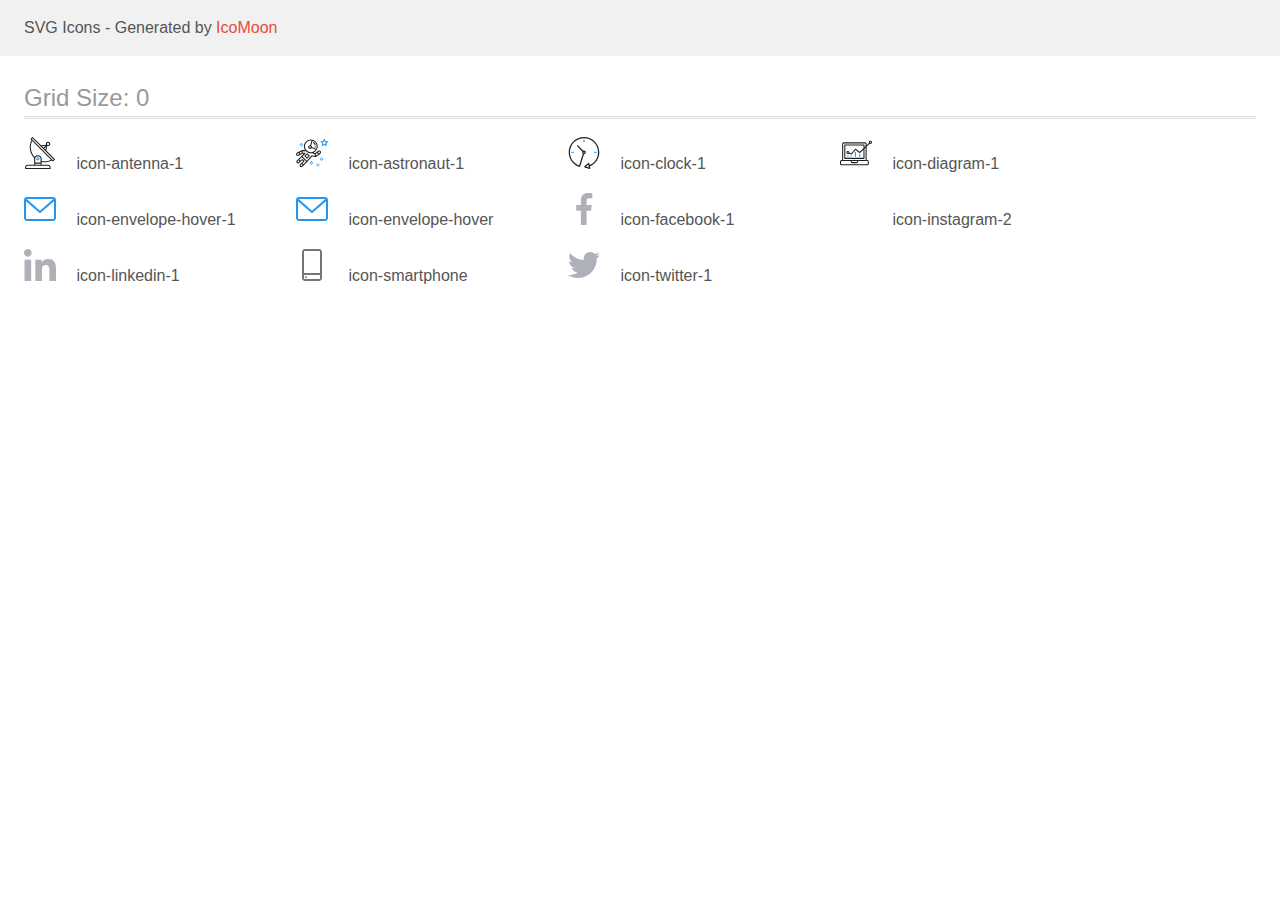
<file: img/icon/sprite/demo.html>
<!doctype html>
<html>
<head>
    <title>IcoMoon - SVG Icons</title>
    <meta charset="utf-8">
    <meta name="viewport" content="width=device-width, initial-scale=1">
    <link rel="stylesheet" href="demo-files/demo.css">
    <link rel="stylesheet" href="style.css">
</head>
<body>
<svg aria-hidden="true" style="position: absolute; width: 0; height: 0; overflow: hidden;" version="1.1" xmlns="http://www.w3.org/2000/svg" xmlns:xlink="http://www.w3.org/1999/xlink">
<defs>
<symbol id="icon-antenna-1" viewBox="0 0 32 32">
<path fill="#212121" style="fill: var(--color1, #212121)" d="M30.773 22.098l-8.443-8.505 0.937-4.615c0.242 0.094 0.499 0.144 0.758 0.146h0.006c1.192 0.014 2.17-0.941 2.184-2.133s-0.941-2.17-2.133-2.184c-1.192-0.014-2.17 0.941-2.184 2.133-0.003 0.255 0.039 0.509 0.125 0.749l-4.96 0.605-8.091-8.133c-0.099-0.101-0.235-0.159-0.377-0.16-0.14 0.001-0.274 0.056-0.373 0.155l-1.513 1.504c-0.208 0.208-0.208 0.546 0 0.754l0.814 0.826c-3.153 5.798-2.129 12.978 2.519 17.663 0.043 0.041 0.092 0.074 0.146 0.098-0.034 0.18-0.051 0.364-0.052 0.547v6.187h-6.4c-1.472 0.002-2.665 1.195-2.667 2.667v1.067c0 0.295 0.239 0.533 0.533 0.533h24.533c0.295 0 0.533-0.239 0.533-0.533v-1.067c-0.002-1.472-1.195-2.665-2.667-2.667h-6.4v-2.742c1.003 0.21 2.024 0.317 3.049 0.32 2.458-0.003 4.877-0.615 7.040-1.783l0.818 0.823c0.099 0.101 0.235 0.159 0.377 0.16 0.14-0.001 0.274-0.056 0.373-0.155l1.513-1.504c0.208-0.208 0.208-0.546 0-0.754zM23.28 6.233c0.418-0.415 1.093-0.414 1.508 0.004s0.414 1.093-0.004 1.508c-0.2 0.199-0.47 0.31-0.752 0.31h-0.003c-0.589-0.003-1.064-0.483-1.061-1.072 0.002-0.282 0.115-0.552 0.314-0.751h-0.002zM22.024 9.738l-0.598 2.946-1.175-1.182 1.774-1.763zM21.419 8.836l-1.92 1.909-1.485-1.493 3.405-0.415zM24.004 28.8c0.884 0 1.6 0.716 1.6 1.6v0.533h-23.467v-0.533c0-0.884 0.716-1.6 1.6-1.6h20.267zM16.537 26.667v1.067h-5.333v-1.067h5.333zM11.204 25.6v-4.053c0-1.294 1.196-2.347 2.667-2.347s2.667 1.053 2.667 2.347v4.053h-5.333zM17.604 23.904v-2.357c0-1.882-1.675-3.413-3.733-3.413-1.331-0.020-2.576 0.657-3.281 1.786-4.058-4.274-4.971-10.645-2.279-15.887l18.602 18.708c-2.872 1.461-6.165 1.873-9.309 1.163zM28.893 23.22l-21.057-21.181 0.755-0.752 7.935 7.98c0.004 0 0.006 0.007 0.010 0.010l13.115 13.191-0.757 0.752z"></path>
<path fill="#2196f3" style="fill: var(--color2, #2196f3)" d="M13.876 20.267h-0.005c-0.884-0.001-1.601 0.714-1.602 1.598s0.714 1.601 1.598 1.602h0.005c0.884 0.001 1.601-0.714 1.602-1.598s-0.714-1.601-1.598-1.602zM14.249 22.245c-0.1 0.1-0.236 0.156-0.378 0.155-0.295-0.002-0.532-0.242-0.531-0.536 0.001-0.141 0.057-0.276 0.157-0.375s0.233-0.154 0.373-0.155c0.295 0.002 0.532 0.241 0.53 0.536-0.001 0.141-0.057 0.276-0.157 0.375h0.005z"></path>
</symbol>
<symbol id="icon-astronaut-1" viewBox="0 0 32 32">
<path fill="#2196f3" style="fill: var(--color2, #2196f3)" d="M31.974 4.524c-0.063-0.193-0.229-0.333-0.43-0.363l-1.91-0.278-0.855-1.731c-0.179-0.365-0.777-0.365-0.956 0l-0.855 1.731-1.91 0.278c-0.201 0.029-0.367 0.17-0.431 0.363-0.062 0.193-0.011 0.405 0.135 0.547l1.383 1.348-0.326 1.903c-0.034 0.2 0.048 0.402 0.212 0.522 0.166 0.121 0.382 0.135 0.562 0.040l1.709-0.899 1.709 0.899c0.078 0.041 0.164 0.061 0.249 0.061 0.11 0 0.221-0.034 0.314-0.102 0.164-0.119 0.246-0.322 0.212-0.522l-0.326-1.903 1.383-1.348c0.145-0.142 0.197-0.354 0.135-0.547zM29.511 5.851c-0.125 0.122-0.183 0.299-0.153 0.472l0.191 1.114-1-0.526c-0.078-0.041-0.163-0.061-0.249-0.061s-0.17 0.020-0.249 0.061l-1.001 0.526 0.191-1.114c0.030-0.173-0.028-0.349-0.153-0.472l-0.81-0.789 1.119-0.163c0.174-0.025 0.324-0.134 0.402-0.292l0.5-1.013 0.5 1.013c0.078 0.157 0.228 0.267 0.402 0.292l1.119 0.163-0.809 0.789z"></path>
<path fill="#2196f3" style="fill: var(--color2, #2196f3)" d="M26.134 20.522h-1.067v1.067h1.067v-1.067z"></path>
<path fill="#2196f3" style="fill: var(--color2, #2196f3)" d="M26.134 22.656h-1.067v1.067h1.067v-1.067z"></path>
<path fill="#2196f3" style="fill: var(--color2, #2196f3)" d="M27.2 21.589h-1.067v1.067h1.067v-1.067z"></path>
<path fill="#2196f3" style="fill: var(--color2, #2196f3)" d="M25.067 21.589h-1.067v1.067h1.067v-1.067z"></path>
<path fill="#2196f3" style="fill: var(--color2, #2196f3)" d="M22.4 26.389h-1.067v1.067h1.067v-1.067z"></path>
<path fill="#2196f3" style="fill: var(--color2, #2196f3)" d="M22.4 28.522h-1.067v1.067h1.067v-1.067z"></path>
<path fill="#2196f3" style="fill: var(--color2, #2196f3)" d="M23.467 27.456h-1.067v1.067h1.067v-1.067z"></path>
<path fill="#2196f3" style="fill: var(--color2, #2196f3)" d="M21.333 27.456h-1.067v1.067h1.067v-1.067z"></path>
<path fill="#2196f3" style="fill: var(--color2, #2196f3)" d="M16 24.256h-1.067v1.067h1.067v-1.067z"></path>
<path fill="#2196f3" style="fill: var(--color2, #2196f3)" d="M16 26.389h-1.067v1.067h1.067v-1.067z"></path>
<path fill="#2196f3" style="fill: var(--color2, #2196f3)" d="M17.067 25.322h-1.067v1.067h1.067v-1.067z"></path>
<path fill="#2196f3" style="fill: var(--color2, #2196f3)" d="M14.933 25.322h-1.067v1.067h1.067v-1.067z"></path>
<path fill="#2196f3" style="fill: var(--color2, #2196f3)" d="M5.867 6.122h-1.067v1.067h1.067v-1.067z"></path>
<path fill="#2196f3" style="fill: var(--color2, #2196f3)" d="M5.867 8.255h-1.067v1.067h1.067v-1.067z"></path>
<path fill="#2196f3" style="fill: var(--color2, #2196f3)" d="M6.933 7.189h-1.067v1.067h1.067v-1.067z"></path>
<path fill="#2196f3" style="fill: var(--color2, #2196f3)" d="M4.8 7.189h-1.067v1.067h1.067v-1.067z"></path>
<path fill="#212121" style="fill: var(--color1, #212121)" d="M24.715 14.159c-0.287-0.388-0.709-0.637-1.188-0.705-0.481-0.068-0.956 0.058-1.34 0.352l-1.252 0.96-1.898 1.417-1.358-0.541c2.421-1.086 4.114-3.508 4.114-6.32 0-3.823-3.123-6.933-6.961-6.933s-6.961 3.11-6.961 6.933c0 1.386 0.414 2.674 1.12 3.758l-2.764-0.024c-0.002 0-0.003 0-0.005 0-0.009 0-0.015 0.004-0.023 0.005-0.053 0.002-0.105 0.013-0.155 0.031-0.013 0.005-0.026 0.008-0.038 0.013-0.006 0.003-0.013 0.003-0.019 0.006l-3.233 1.596c-0.001 0-0.001 0-0.001 0.001l-1.893 0.911c-0.021 0.009-0.042 0.021-0.063 0.035-0.755 0.502-1.012 1.489-0.598 2.295 0.22 0.429 0.595 0.745 1.056 0.889 0.178 0.055 0.359 0.083 0.539 0.083 0.29 0 0.577-0.071 0.839-0.211l1.388-0.738 2.264-1.169 1.357-0.008-5.442 5.416c-0.001 0.001-0.001 0.001-0.002 0.001l-1.339 1.333c-0.316 0.315-0.49 0.732-0.49 1.178s0.174 0.863 0.49 1.179c0.325 0.323 0.752 0.485 1.179 0.485s0.854-0.162 1.18-0.485l1.314-1.309 1.741-1.3 0.901 0.897-1.762 1.754c-0 0.001-0.001 0.001-0.002 0.001l-1.339 1.333c-0.316 0.315-0.49 0.732-0.49 1.178s0.174 0.863 0.49 1.179c0.325 0.323 0.753 0.485 1.18 0.485s0.855-0.162 1.18-0.485l3.482-3.467c0.001-0.001 0.001-0.001 0.001-0.002l1.010-1-0.004-0.004c0.006-0.006 0.015-0.009 0.022-0.015l5.166-5.658 3.471 0.494c0.025 0.004 0.050 0.005 0.075 0.005 0.065 0 0.127-0.015 0.187-0.038 0.018-0.006 0.033-0.015 0.050-0.023 0.019-0.010 0.039-0.015 0.058-0.027l3.213-2.133c0.012-0.008 0.018-0.021 0.029-0.029 0.013-0.010 0.029-0.014 0.041-0.026l1.271-1.191c0.662-0.62 0.753-1.635 0.212-2.362zM2.13 17.77c-0.173 0.093-0.37 0.111-0.558 0.052-0.187-0.058-0.338-0.186-0.427-0.358-0.161-0.314-0.068-0.695 0.214-0.902l1.314-0.632 0.449 1.312-0.992 0.528zM5.628 15.942l-1.548 0.8-0.439-1.283 2.027-1.001-0.040 1.484zM20.727 9.322c0 0.918-0.219 1.785-0.599 2.559l-4.181-1.899c-0.044-0.573-0.341-1.075-0.788-1.388l1.464-4.86c2.378 0.756 4.105 2.974 4.105 5.588zM8.938 9.322c0-3.235 2.644-5.867 5.894-5.867 0.253 0 0.5 0.021 0.745 0.052l-1.432 4.754c-0.019-0.001-0.037-0.006-0.057-0.006-1.033 0-1.873 0.837-1.873 1.867s0.84 1.867 1.873 1.867c0.694 0 1.294-0.383 1.618-0.945l3.862 1.755c-1.075 1.446-2.795 2.39-4.737 2.39-3.25 0-5.894-2.632-5.894-5.867zM14.894 10.122c0 0.441-0.362 0.8-0.806 0.8s-0.806-0.359-0.806-0.8c0-0.441 0.362-0.8 0.806-0.8s0.806 0.359 0.806 0.8zM2.465 25.146c-0.236 0.234-0.619 0.234-0.854 0.001-0.114-0.114-0.176-0.263-0.176-0.423s0.062-0.309 0.176-0.421l0.962-0.958 0.851 0.848-0.959 0.955zM5.679 28.88c-0.236 0.234-0.619 0.235-0.855 0.001-0.114-0.114-0.176-0.263-0.176-0.423s0.062-0.309 0.176-0.421l0.963-0.959 0.852 0.848-0.96 0.955zM9.16 25.411c-0.001 0-0.001 0-0.002 0.001l-1.765 1.76-0.852-0.848 1.763-1.755c0 0 0 0 0-0s0.001-0.001 0.002-0.001c0.040-0.040 0.065-0.088 0.090-0.135 0.007-0.014 0.020-0.026 0.026-0.040 0.017-0.041 0.019-0.085 0.026-0.129 0.003-0.025 0.014-0.047 0.014-0.073 0-0.036-0.013-0.070-0.020-0.106-0.006-0.032-0.006-0.065-0.019-0.095-0.020-0.050-0.055-0.094-0.091-0.138-0.010-0.012-0.014-0.027-0.025-0.038 0 0 0 0-0.001 0s-0.001-0.002-0.001-0.002l-1.607-1.6c-0.017-0.017-0.039-0.024-0.058-0.038-0.028-0.022-0.055-0.042-0.087-0.058-0.030-0.015-0.061-0.024-0.093-0.033-0.034-0.010-0.067-0.017-0.103-0.020-0.033-0.002-0.063 0.001-0.095 0.005-0.036 0.004-0.069 0.009-0.104 0.020-0.034 0.011-0.063 0.027-0.094 0.045-0.020 0.011-0.042 0.015-0.061 0.029l-1.773 1.324-0.901-0.897 2.399-2.386 4.361 4.289-0.928 0.919zM15.979 18.394c-0.015-0.002-0.030 0.004-0.045 0.003-0.039-0.002-0.076 0.001-0.115 0.007-0.030 0.005-0.059 0.011-0.088 0.021-0.034 0.012-0.065 0.028-0.097 0.047-0.030 0.018-0.057 0.037-0.083 0.061-0.013 0.011-0.028 0.017-0.040 0.029l-4.698 5.146-4.328-4.257 2.833-2.818c0.209-0.208 0.21-0.546 0.002-0.755-0.105-0.105-0.243-0.157-0.381-0.156v-0.001l-2.219 0.013 0.028-1.607 3.104 0.027c1.265 1.294 3.029 2.101 4.981 2.101 0.437 0 0.864-0.045 1.279-0.123 0.040 0.032 0.079 0.065 0.13 0.085l2.41 0.96 0.331 1.644-3.003-0.427zM20.020 18.572l-0.313-1.558 1.446-1.080 0.947 1.257-2.080 1.381zM23.774 15.741l-0.838 0.785-0.931-1.236 0.831-0.637c0.155-0.119 0.351-0.168 0.543-0.143 0.193 0.027 0.364 0.128 0.48 0.284 0.217 0.292 0.18 0.699-0.085 0.947z"></path>
<path fill="#212121" style="fill: var(--color1, #212121)" d="M13.602 18.544l-2.143-2.133c-0.207-0.207-0.545-0.207-0.753 0l-2.142 2.133c-0.1 0.101-0.157 0.236-0.157 0.378s0.056 0.278 0.157 0.378l2.142 2.133c0.104 0.103 0.241 0.155 0.377 0.155s0.273-0.052 0.376-0.155l2.143-2.133c0.1-0.1 0.157-0.236 0.157-0.378s-0.057-0.278-0.157-0.378zM11.083 20.303l-1.387-1.381 1.387-1.381 1.387 1.381-1.387 1.381z"></path>
<path fill="#212121" style="fill: var(--color1, #212121)" d="M17.164 5.071l-0.258 1.036c0.071 0.018 1.738 0.452 1.738 2.149h1.067c-0-2.017-1.666-2.965-2.547-3.185z"></path>
<path fill="#212121" style="fill: var(--color1, #212121)" d="M19.711 9.322h-1.067v1.067h1.067v-1.067z"></path>
</symbol>
<symbol id="icon-clock-1" viewBox="0 0 32 32">
<path fill="#212121" style="fill: var(--color1, #212121)" d="M31.297 15.301c-0.002-8.452-6.855-15.303-15.308-15.301s-15.303 6.855-15.301 15.308c0.001 6.658 4.307 12.551 10.649 14.576 0.061 0.019 0.124 0.029 0.187 0.029 0.121-0 0.239-0.032 0.342-0.094 0.135-0.080 0.236-0.207 0.283-0.356l3.865-12.25c1.057-0.005 1.909-0.866 1.903-1.923s-0.866-1.909-1.923-1.903c-0.284 0.001-0.565 0.067-0.82 0.191l-5.106-5.107c-0.253-0.245-0.657-0.238-0.902 0.016-0.239 0.247-0.239 0.639 0 0.886l5.103 5.109c-0.392 0.799-0.168 1.764 0.536 2.309l-3.683 11.673c-7.278-2.681-11.004-10.754-8.323-18.032s10.754-11.004 18.032-8.323 11.004 10.754 8.323 18.032c-1.31 3.556-4.001 6.431-7.462 7.973l-0.398-1.874c-0.073-0.344-0.411-0.565-0.756-0.492-0.109 0.023-0.209 0.074-0.292 0.148l-3.837 3.426c-0.263 0.234-0.287 0.637-0.052 0.9 0.076 0.085 0.174 0.149 0.283 0.184l4.899 1.563c0.335 0.108 0.694-0.077 0.802-0.412 0.034-0.106 0.040-0.219 0.017-0.328l-0.391-1.839c5.664-2.388 9.342-7.942 9.329-14.089zM15.992 14.664c0.352 0 0.638 0.286 0.638 0.638s-0.286 0.638-0.638 0.638c-0.352 0-0.638-0.285-0.638-0.638s0.285-0.638 0.638-0.638zM18.093 29.528l2.184-1.948 0.603 2.84-2.787-0.892z"></path>
<path fill="#2196f3" style="fill: var(--color2, #2196f3)" d="M15.354 3.185v1.275c0 0.352 0.285 0.638 0.638 0.638s0.638-0.285 0.638-0.638v-1.275c0-0.352-0.286-0.638-0.638-0.638s-0.638 0.286-0.638 0.638z"></path>
<path fill="#2196f3" style="fill: var(--color2, #2196f3)" d="M3.876 14.664c-0.352 0-0.638 0.286-0.638 0.638s0.285 0.638 0.638 0.638h1.275c0.352 0 0.638-0.285 0.638-0.638s-0.285-0.638-0.638-0.638h-1.275z"></path>
<path fill="#2196f3" style="fill: var(--color2, #2196f3)" d="M28.108 15.939c0.352 0 0.638-0.285 0.638-0.638s-0.285-0.638-0.638-0.638h-1.275c-0.352 0-0.638 0.286-0.638 0.638s0.286 0.638 0.638 0.638h1.275z"></path>
</symbol>
<symbol id="icon-diagram-1" viewBox="0 0 32 32">
<path fill="#2196f3" style="fill: var(--color2, #2196f3)" d="M14.926 14.965h1.066v4.798h-1.066v-4.797z"></path>
<path fill="#2196f3" style="fill: var(--color2, #2196f3)" d="M19.19 17.097h1.066v2.665h-1.066v-2.665z"></path>
<path fill="#2196f3" style="fill: var(--color2, #2196f3)" d="M10.661 18.696h1.066v1.066h-1.066v-1.066z"></path>
<path fill="#2196f3" style="fill: var(--color2, #2196f3)" d="M7.463 18.163h1.066v1.599h-1.066v-1.599z"></path>
<path fill="#212121" style="fill: var(--color1, #212121)" d="M1.599 28.291h25.587c0.883 0 1.599-0.716 1.599-1.599v-2.132c0-0.883-0.716-1.599-1.599-1.599h-0.533v-13.293l3.028-2.868c0.703 0.346 1.553 0.136 2.013-0.499s0.396-1.508-0.152-2.068-1.42-0.644-2.065-0.198c-0.644 0.446-0.873 1.292-0.542 2.002l-2.281 2.163v-1.23c0-0.883-0.716-1.599-1.599-1.599h-21.322c-0.883 0-1.599 0.716-1.599 1.599v15.992h-0.533c-0.883 0-1.599 0.716-1.599 1.599v2.132c0 0.883 0.716 1.599 1.599 1.599zM30.384 4.837c0.294 0 0.533 0.239 0.533 0.533s-0.239 0.533-0.533 0.533c-0.294 0-0.533-0.239-0.533-0.533s0.239-0.533 0.533-0.533zM3.198 6.969c0-0.294 0.239-0.533 0.533-0.533h21.322c0.294 0 0.533 0.239 0.533 0.533v2.239l-1.066 1.013v-2.186c0-0.294-0.239-0.533-0.533-0.533h-19.19c-0.294 0-0.533 0.239-0.533 0.533v13.326c0 0.294 0.239 0.533 0.533 0.533h19.19c0.294 0 0.533-0.239 0.533-0.533v-9.674l1.066-1.010v12.284h-22.388v-15.992zM7.996 13.899c-0.721-0.002-1.354 0.478-1.546 1.174s0.105 1.433 0.725 1.801c0.62 0.368 1.41 0.276 1.928-0.226l1.853 0.93c0.215 0.108 0.476 0.057 0.636-0.123l3.939-4.431 3.872 2.901c0.208 0.156 0.498 0.139 0.686-0.039l3.365-3.188v8.131h-18.124v-12.26h18.124v2.66l-3.771 3.572-3.904-2.927c-0.222-0.166-0.534-0.135-0.718 0.072l-3.993 4.493-1.493-0.746c0.011-0.064 0.018-0.129 0.020-0.193 0-0.883-0.716-1.599-1.599-1.599zM8.529 15.498c0 0.294-0.239 0.533-0.533 0.533s-0.533-0.239-0.533-0.533c0-0.294 0.239-0.533 0.533-0.533s0.533 0.239 0.533 0.533zM11.727 24.027h5.331v0.533c0 0.294-0.239 0.533-0.533 0.533h-4.264c-0.294 0-0.533-0.239-0.533-0.533v-0.533zM1.066 24.56c0-0.294 0.239-0.533 0.533-0.533h9.062v0.533c0 0.883 0.716 1.599 1.599 1.599h4.264c0.883 0 1.599-0.716 1.599-1.599v-0.533h9.062c0.294 0 0.533 0.239 0.533 0.533v2.132c0 0.294-0.239 0.533-0.533 0.533h-25.587c-0.294 0-0.533-0.239-0.533-0.533v-2.132z"></path>
</symbol>
<symbol id="icon-envelope-hover-1" viewBox="0 0 32 32">
<path fill="#2196f3" style="fill: var(--color2, #2196f3)" d="M29 4h-26c-1.654 0-3 1.346-3 3v18c0 1.654 1.346 3 3 3h26c1.654 0 3-1.346 3-3v-18c0-1.654-1.346-3-3-3zM29 6c0.136 0 0.265 0.028 0.383 0.077l-13.383 11.599-13.383-11.599c0.118-0.049 0.247-0.077 0.383-0.077h26zM29 26h-26c-0.552 0-1-0.448-1-1v-16.81l13.345 11.565c0.188 0.163 0.422 0.244 0.655 0.244s0.467-0.081 0.655-0.244l13.345-11.565v16.81c0 0.552-0.448 1-1 1z"></path>
</symbol>
<symbol id="icon-envelope-hover" viewBox="0 0 32 32">
<path fill="#2196f3" style="fill: var(--color2, #2196f3)" d="M29 4h-26c-1.654 0-3 1.346-3 3v18c0 1.654 1.346 3 3 3h26c1.654 0 3-1.346 3-3v-18c0-1.654-1.346-3-3-3zM29 6c0.136 0 0.265 0.028 0.383 0.077l-13.383 11.599-13.383-11.599c0.118-0.049 0.247-0.077 0.383-0.077h26zM29 26h-26c-0.552 0-1-0.448-1-1v-16.81l13.345 11.565c0.188 0.163 0.422 0.244 0.655 0.244s0.467-0.081 0.655-0.244l13.345-11.565v16.81c0 0.552-0.448 1-1 1z"></path>
</symbol>
<symbol id="icon-facebook-1" viewBox="0 0 32 32">
<path fill="#afb1b8" style="fill: var(--color3, #afb1b8)" d="M21.329 5.313h2.921v-5.088c-0.504-0.069-2.237-0.225-4.256-0.225-4.212 0-7.097 2.649-7.097 7.519v4.481h-4.648v5.688h4.648v14.312h5.699v-14.311h4.46l0.708-5.688h-5.169v-3.919c0.001-1.644 0.444-2.769 2.735-2.769z"></path>
</symbol>
<symbol id="icon-instagram-2" viewBox="0 0 32 32">
<path fill="#fff" style="fill: var(--color4, #fff)" d="M31.969 9.408c-0.075-1.7-0.35-2.869-0.744-3.882-0.406-1.075-1.032-2.038-1.851-2.838-0.8-0.813-1.769-1.444-2.832-1.844-1.019-0.394-2.182-0.669-3.882-0.744-1.713-0.081-2.257-0.1-6.601-0.1s-4.888 0.019-6.595 0.094c-1.7 0.075-2.869 0.35-3.882 0.744-1.075 0.406-2.038 1.031-2.838 1.85-0.813 0.8-1.444 1.769-1.844 2.832-0.394 1.019-0.669 2.182-0.744 3.882-0.081 1.713-0.1 2.257-0.1 6.601s0.019 4.888 0.094 6.595c0.075 1.7 0.35 2.869 0.744 3.882 0.406 1.075 1.038 2.038 1.85 2.838 0.8 0.813 1.769 1.444 2.832 1.844 1.019 0.394 2.182 0.669 3.882 0.744 1.706 0.075 2.25 0.094 6.595 0.094s4.888-0.019 6.595-0.094c1.7-0.075 2.869-0.35 3.882-0.744 2.151-0.832 3.851-2.532 4.682-4.682 0.394-1.019 0.669-2.182 0.744-3.882 0.075-1.707 0.094-2.251 0.094-6.595s-0.006-4.888-0.081-6.595zM29.087 22.473c-0.069 1.563-0.331 2.407-0.55 2.969-0.538 1.394-1.644 2.5-3.038 3.038-0.563 0.219-1.413 0.481-2.969 0.55-1.688 0.075-2.194 0.094-6.464 0.094s-4.782-0.019-6.464-0.094c-1.563-0.069-2.407-0.331-2.969-0.55-0.694-0.256-1.325-0.663-1.838-1.194-0.531-0.519-0.938-1.144-1.194-1.838-0.219-0.563-0.481-1.413-0.55-2.969-0.075-1.688-0.094-2.194-0.094-6.464s0.019-4.782 0.094-6.464c0.069-1.563 0.331-2.407 0.55-2.969 0.256-0.694 0.663-1.325 1.2-1.838 0.519-0.531 1.144-0.938 1.838-1.194 0.563-0.219 1.413-0.481 2.969-0.55 1.688-0.075 2.194-0.094 6.464-0.094 4.276 0 4.782 0.019 6.464 0.094 1.563 0.069 2.407 0.331 2.969 0.55 0.694 0.256 1.325 0.662 1.838 1.194 0.531 0.519 0.938 1.144 1.194 1.838 0.219 0.563 0.481 1.413 0.55 2.969 0.075 1.688 0.094 2.194 0.094 6.464s-0.019 4.77-0.094 6.458z"></path>
<path fill="#fff" style="fill: var(--color4, #fff)" d="M16.059 7.783c-4.538 0-8.22 3.682-8.22 8.22s3.682 8.22 8.22 8.22c4.539 0 8.22-3.682 8.22-8.22s-3.682-8.22-8.22-8.22zM16.059 21.335c-2.944 0-5.332-2.388-5.332-5.332s2.388-5.332 5.332-5.332c2.944 0 5.332 2.388 5.332 5.332s-2.388 5.332-5.332 5.332z"></path>
<path fill="#fff" style="fill: var(--color4, #fff)" d="M26.524 7.458c0 1.060-0.859 1.919-1.919 1.919s-1.919-0.859-1.919-1.919c0-1.060 0.859-1.919 1.919-1.919s1.919 0.859 1.919 1.919z"></path>
</symbol>
<symbol id="icon-linkedin-1" viewBox="0 0 32 32">
<path fill="#afb1b8" style="fill: var(--color3, #afb1b8)" d="M31.992 32v-0.001h0.008v-11.736c0-5.741-1.236-10.164-7.948-10.164-3.227 0-5.392 1.771-6.276 3.449h-0.093v-2.913h-6.364v21.364h6.627v-10.579c0-2.785 0.528-5.479 3.977-5.479 3.399 0 3.449 3.179 3.449 5.657v10.401h6.62z"></path>
<path fill="#afb1b8" style="fill: var(--color3, #afb1b8)" d="M0.528 10.636h6.635v21.364h-6.635v-21.364z"></path>
<path fill="#afb1b8" style="fill: var(--color3, #afb1b8)" d="M3.843 0c-2.121 0-3.843 1.721-3.843 3.843s1.721 3.879 3.843 3.879c2.121 0 3.843-1.757 3.843-3.879-0.001-2.121-1.723-3.843-3.843-3.843v0z"></path>
</symbol>
<symbol id="icon-smartphone" viewBox="0 0 32 32">
<path fill="#757575" style="fill: var(--color5, #757575)" d="M23 0h-14c-1.654 0-3 1.346-3 3v26c0 1.654 1.346 3 3 3h14c1.654 0 3-1.346 3-3v-26c0-1.654-1.346-3-3-3zM9 2h14c0.552 0 1 0.448 1 1v21h-16v-21c0-0.552 0.448-1 1-1zM23 30h-14c-0.552 0-1-0.448-1-1v-3h16v3c0 0.552-0.448 1-1 1z"></path>
<path fill="#757575" style="fill: var(--color5, #757575)" d="M10.707 27.478c0.391 0.365 0.391 0.956 0 1.321s-1.024 0.365-1.414 0c-0.391-0.365-0.391-0.956 0-1.321s1.024-0.365 1.414 0z"></path>
</symbol>
<symbol id="icon-twitter-1" viewBox="0 0 32 32">
<path fill="#afb1b8" style="fill: var(--color3, #afb1b8)" d="M32 6.078c-1.19 0.522-2.458 0.868-3.78 1.036 1.36-0.812 2.398-2.088 2.886-3.626-1.268 0.756-2.668 1.29-4.16 1.588-1.204-1.282-2.92-2.076-4.792-2.076-3.632 0-6.556 2.948-6.556 6.562 0 0.52 0.044 1.020 0.152 1.496-5.454-0.266-10.28-2.88-13.522-6.862-0.566 0.982-0.898 2.106-0.898 3.316 0 2.272 1.17 4.286 2.914 5.452-1.054-0.020-2.088-0.326-2.964-0.808 0 0.020 0 0.046 0 0.072 0 3.188 2.274 5.836 5.256 6.446-0.534 0.146-1.116 0.216-1.72 0.216-0.42 0-0.844-0.024-1.242-0.112 0.85 2.598 3.262 4.508 6.13 4.57-2.232 1.746-5.066 2.798-8.134 2.798-0.538 0-1.054-0.024-1.57-0.090 2.906 1.874 6.35 2.944 10.064 2.944 12.072 0 18.672-10 18.672-18.668 0-0.29-0.010-0.57-0.024-0.848 1.302-0.924 2.396-2.078 3.288-3.406z"></path>
</symbol>
</defs>
</svg>

<header class="bgc1 clearfix">
<div class="mhl">
    <p>SVG Icons - Generated by <a href="https://icomoon.io/app">IcoMoon</a></p>
</div>
</header>
    <div class="clearfix mhl ptl">
        <h1 class="mvm mtn fgc1">Grid Size: 0</h1>
        <div class="glyph fs1">
            <div class="clearfix pbs">
                <svg class="icon icon-antenna-1"><use xlink:href="#icon-antenna-1"></use></svg><span class="name"> icon-antenna-1</span>
            </div>
        </div>
        <div class="glyph fs1">
            <div class="clearfix pbs">
                <svg class="icon icon-astronaut-1"><use xlink:href="#icon-astronaut-1"></use></svg><span class="name"> icon-astronaut-1</span>
            </div>
        </div>
        <div class="glyph fs1">
            <div class="clearfix pbs">
                <svg class="icon icon-clock-1"><use xlink:href="#icon-clock-1"></use></svg><span class="name"> icon-clock-1</span>
            </div>
        </div>
        <div class="glyph fs1">
            <div class="clearfix pbs">
                <svg class="icon icon-diagram-1"><use xlink:href="#icon-diagram-1"></use></svg><span class="name"> icon-diagram-1</span>
            </div>
        </div>
        <div class="glyph fs1">
            <div class="clearfix pbs">
                <svg class="icon icon-envelope-hover-1"><use xlink:href="#icon-envelope-hover-1"></use></svg><span class="name"> icon-envelope-hover-1</span>
            </div>
        </div>
        <div class="glyph fs1">
            <div class="clearfix pbs">
                <svg class="icon icon-envelope-hover"><use xlink:href="#icon-envelope-hover"></use></svg><span class="name"> icon-envelope-hover</span>
            </div>
        </div>
        <div class="glyph fs1">
            <div class="clearfix pbs">
                <svg class="icon icon-facebook-1"><use xlink:href="#icon-facebook-1"></use></svg><span class="name"> icon-facebook-1</span>
            </div>
        </div>
        <div class="glyph fs1">
            <div class="clearfix pbs">
                <svg class="icon icon-instagram-2"><use xlink:href="#icon-instagram-2"></use></svg><span class="name"> icon-instagram-2</span>
            </div>
        </div>
        <div class="glyph fs1">
            <div class="clearfix pbs">
                <svg class="icon icon-linkedin-1"><use xlink:href="#icon-linkedin-1"></use></svg><span class="name"> icon-linkedin-1</span>
            </div>
        </div>
        <div class="glyph fs1">
            <div class="clearfix pbs">
                <svg class="icon icon-smartphone"><use xlink:href="#icon-smartphone"></use></svg><span class="name"> icon-smartphone</span>
            </div>
        </div>
        <div class="glyph fs1">
            <div class="clearfix pbs">
                <svg class="icon icon-twitter-1"><use xlink:href="#icon-twitter-1"></use></svg><span class="name"> icon-twitter-1</span>
            </div>
        </div>
  </div>
<script defer src="svgxuse.js"></script>
</body>
</html>
</file>
<file: css/styles.css>
html {
  box-sizing: border-box;
}
:root {
  --primary-text-color: #757575;
  --title-text-color: #212121;
  --color-background--container: #ffffff;
  --color-focus: #2196f3;
  --akcent-color: #2196f3;
  --akcent-background: #ffffff;
  --font-family: Raleway;
}

h1,
h2,
h3,
h4,
h5,
h6,
p {
  margin: 0;
}

ul,
ol {
  margin: 0;
  padding: 0;
}

img {
  display: block;
}

body {
  font-family: Roboto, sans-serif;
  font-weight: 400;
  font-style: normal;
}
.header {
  border-bottom: 1px solid #ececec;
}
/*nav*/
.container {
  width: 1200px;
  padding-left: 15px;
  padding-right: 15px;
  margin: 0 auto;
}
.header-nav {
  color: var (--title-text-color);
}
.marker-none {
  list-style-type: none;
}
.box-nav {
  display: flex;
  align-items: center; /*Вирівнювання контейнерів по центру*/
  background: var(--color-background--container);
}
.logo-link {
  font-family: var(--font-family);
  font-weight: bold; /* Жирное начертание */
  font-size: 26px;
  line-height: 1.19;
  letter-spacing: 0.03em;
  color: var(--color-focus);
}
.box-nav .logo-link {
  display: block;
  padding-top: 24px;
  padding-bottom: 25px;
  margin-right: 93px;
}

.studio {
  font-family: var(--font-family);
  font-weight: bold; /* Жирное начертание */
  font-size: 26px;
  line-height: 1.19;
  letter-spacing: 0.03em;
  color: var(--title-text-color);
}
.link-main {
  text-decoration: none; /* Отменяем подчеркивание у ссылки */
  transition: color 250ms cubic-bezier(0.4, 0, 0.2, 1);
}
.link-main:hover,
.link-main:focus,
.link-main:target {
  color: var(--color-focus);
}
.link-main:active {
  color: tomato;
}

.nav-ul {
  font-weight: 500; /* Жирное начертание */
  font-size: 14px;
  line-height: 1.19;
  letter-spacing: 0.02em;
  color: var(--title-text-color);
}
.nav-link {
  position: relative;
}
.nav-link::after {
  content: "";
  position: absolute;
  margin: 0;
  left: 0;
  bottom: 0;
  width: 100%;
  height: 4px;
  background: #2196f3;
  border-radius: 2px;
  opacity: 0;
  transition: opacity 250ms cubic-bezier(0.4, 0, 0.2, 1);
}
.nav-link:hover::after,
.nav-link:focus::after {
  opacity: 1;
}
.list .current {
  color: var(--akcent-color);
}
.list {
  display: flex;
}
.list .item:not(:last-child) {
  margin-right: 50px;
}
.list .link-main {
  display: block;
  padding-top: 32px;
  padding-bottom: 32px;
}
.link-mail {
  display: block;
}
.icon-mail {
  fill: currentColor;
}
.icon-tel {
  fill: currentColor;
}

.list-contakty {
  display: flex;
  margin-left: auto;
}
.list-contakty .link-main {
  display: flex;
  justify-content: center;
  align-items: center;
}
.list-contakty .list-mail {
  display: block;
  align-items: center;
}
.icon-mail {
  margin-right: 10px;
}
.list-contakty .list-tel {
  display: block;
  align-items: center;
}
.icon-tel {
  margin-right: 10px;
}
.list-contakty .list-mail {
  margin-right: 50px;
}
.header-li a {
  list-style-type: none;
  background: var(--color-background--container);
  color: var(--title-text-color);
}
.contakty a {
  color: var(--primary-text-color);
}
.header-li {
  list-style-type: none;
  font-style: normal;
}
.header-nav {
  display: flex;
}

/* main */
.main-li {
  list-style-type: none;
  font-style: normal;
}

.main-li .caption {
  text-transform: uppercase;
}
.container-button {
  background-image: linear-gradient(
      rgba(47, 48, 58, 0.4),
      rgba(47, 48, 58, 0.4)
    ),
    url(../img/overlay.jpg);
  background-repeat: no-repeat;
  background-position: center;
  background-size: cover;
  padding: 200px 0;
  text-align: center;
  max-width: 1600px;
  min-height: 600px;
  margin: 0 auto;
}
.container-button h1 {
  display: block;
  margin-bottom: 30px;
  display: block;
  font-size: 44px;
  line-height: 1.36;
  text-align: center;
  letter-spacing: 0.06em;
  text-transform: uppercase;
  color: var(--color-background--container);
}
/*button*/
.button-main {
  display: inline-block;
  padding-left: 32px;
  padding-right: 32px;
  padding-top: 10px;
  padding-bottom: 10px;
  margin: 0 auto;
  border: none;
  align-items: flex-start;
  text-align: center;
  font-family: inherit;
  font-weight: bold;
  font-size: 16px;
  line-height: 1.88;
  letter-spacing: 0.06em;
  color: var(--color-background--container);
  background: var(--color-focus);
  box-shadow: 0px 4px 4px rgba(0, 0, 0, 0.15);
  border-radius: 4px;
  cursor: pointer; /* cursor */
}
.list-features-svg {
  display: flex;
}
.list-features:not(:last-child) {
  margin-right: 30px;
}
.features-icon {
  display: flex;
  justify-content: center;
  align-items: center;
  width: 270px;
  height: 120px;
  background: #f5f4fa;
  margin-bottom: 30px;
}
.icon {
  width: 70px;
  height: 70px;
}
.features {
  padding: 94px 0;
}
.list-desc {
  display: flex;
}
.list-desc .main-li:not(:last-child) {
  margin-right: 30px;
}
.main-li .caption {
  margin-bottom: 10px;
  font-weight: 700;
  line-height: 1.143;
  letter-spacing: 0.03em;
  text-transform: uppercase;
  font-size: inherit;
}
.text-title {
  font-weight: bold;
  font-size: 14px;
  line-height: 1.14;
  color: var(--title-text-color);
}
.text-p {
  display: block;
  font-size: 14px;
  line-height: 1.71;
  letter-spacing: 0.03em;
  color: var(--primary-text-color);
}
.title-box {
  height: 400px;
}
.title-post {
  display: block;
  margin-bottom: 50px;
  text-align: center;
  font-weight: 700;
  font-size: 36px;
  line-height: 1.17;
  letter-spacing: 0.03em;
}
.doing-section {
  padding-top: 0;
  padding-bottom: 94px;
}
.box-img {
  display: flex;
}
.box-img li:not(:last-child) {
  margin-right: 30px;
}
.list-img {
  position: relative;
  display: flex;
  justify-content: center;
  margin: 0 auto;
}
.thumb {
  position: absolute;
  left: 0;
  bottom: 0;
  overflow: hidden;
  width: 100%;
  height: 70px;
  background: rgba(47, 48, 58, 0.8);
}
.label {
  position: absolute;
  bottom: 50%;
  left: 0;
  right: 0;
  font-weight: bold;
  font-size: 14px;
  line-height: 1.14px;
  text-align: center;
  letter-spacing: 0.03em;
  text-transform: uppercase;
  color: #ffffff;
}
.aside {
  background: #f5f4fa;
  padding: 94px 0;
}
.aside h2 {
  margin-bottom: 50px;
  text-align: center;
  font-weight: 700;
  font-size: 36px;
  line-height: 1.167;
  letter-spacing: 0.03em;
}
.container-item {
  display: flex;
}
.container-item .main-li {
  background: #ffffff;
  /* material shadow v1 */

  box-shadow: 0px 1px 3px rgba(0, 0, 0, 0.12), 0px 1px 1px rgba(0, 0, 0, 0.14),
    0px 2px 1px rgba(0, 0, 0, 0.2);
  border-radius: 0px 0px 4px 4px;
}
.container-item .main-li:not(:last-child) {
  margin-right: 30px;
}
/*---------ICON--------*/
.social-list {
  display: flex;
  justify-content: space-between;
}
.social-list-icon {
  fill: #afb1b8;
  width: 20px;
  height: 20px;
}
.social-list-item {
  width: 44px;
  height: 44px;
}
.social-list-link {
  display: flex;
  justify-content: center;
  align-items: center;
  width: 100%;
  height: 100%;
  background-color: var(--akcent-background);
  border-radius: 50%;
  transition: background-color 250ms cubic-bezier(0.4, 0, 0.2, 1);
}
.social-list-link:hover,
.social-list-link:focus {
  background-color: var(--color-focus);
}
.social-list-link:hover .social-list-icon,
.social-list-link:focus .social-list-icon {
  fill: var(--akcent-background);
}
.social-list-link .social-list-icon {
  transition: fill 250ms cubic-bezier(0.4, 0, 0.2, 1);
}
.our-team {
  text-align: center;
  padding: 30px 32px;
}
.our-team .text-p {
  margin-bottom: 16px;
}

.col .text-title {
  margin-bottom: 10px;
}
.col .pic {
  border-radius: 0px;
}

.col .name-title {
  text-align: center;
}
/*----------------CUSTOMERS-----------------*/
.customers-section {
  padding: 94px 0;
}
.customers-title {
  margin-bottom: 50px;
  text-align: center;
  font-weight: bold;
  font-size: 36px;
  line-height: 1.16;
  letter-spacing: 0.03em;
}

.list-customers {
  display: flex;
}
.customers:not(:last-child) {
  margin-right: 30px;
}
.customers {
  width: 170px;
  height: 90px;
}
.logo-1 {
  width: 44px;
  height: 49px;
  fill: #afb1b8;
}
.logo-2 {
  width: 40px;
  height: 52px;
  fill: #afb1b8;
}
.logo-3 {
  width: 41px;
  height: 42px;
  fill: #afb1b8;
}
.logo-4 {
  width: 79px;
  height: 42px;
  fill: #afb1b8;
}
.logo-5 {
  width: 59px;
  height: 47px;
  fill: #afb1b8;
}
.logo-6 {
  width: 88px;
  height: 45px;
  fill: #afb1b8;
}

.link-customers {
  display: flex;
  width: 100%;
  height: 100%;
  border: 1px solid#AFB1B8;
  justify-content: center;
  align-items: center;
  border-radius: 4px;
  transition: border-color 250ms cubic-bezier(0.4, 0, 0.2, 1),
    fill 250ms cubic-bezier(0.4, 0, 0.2, 1),
    border 250ms cubic-bezier(0.4, 0, 0.2, 1);
}
.link-customers .icon-customers {
  transition: fill 250ms cubic-bezier(0.4, 0, 0.2, 1),
    border-color 250ms cubic-bezier(0.4, 0, 0.2, 1);
}
.link-customers:hover .icon-customers,
.link-customers:focus .icon-customers {
  fill: var(--color-focus);
  border-color: var(--color-focus);
}

.link-customers:hover,
.link-customers:focus {
  border-color: var(--color-focus);
}
/*footer*/

.container-footer {
  background: #2f303a;
  padding: 60px 0;
}
.footer-social:not(:last-child) {
  margin-right: 10px;
}
.social-link-footer {
  background: rgba(255, 255, 255, 0.1);
  color: var(--akcent-background);
}
.footer-icon {
  fill: var(--akcent-background);
}
.flex {
  display: flex;
  align-items: baseline;
}
.footer-title {
  margin-bottom: 20px;
  font-weight: 700;
  font-size: 14px;
  line-height: 1.143;
  letter-spacing: 0.03em;
  text-transform: uppercase;
  color: #ffffff;
}
.footer-box {
  margin-left: 70px;
}
.logo-footer {
  display: block;
  padding: 0;
  margin-bottom: 20px;
}
.footer-address .text-p {
  margin-bottom: 9px;
  color: var(--color-background--container);
}
.footer-list .link-m {
  margin-bottom: 9px;
}
.studio-footer .text-p {
  color: var(--color-background--container);
}
.logo-link-footer {
  font-family: var(--font-family);
  font-weight: bold;
  font-size: 26px;
  line-height: 1.19;
  letter-spacing: 0.03em;
  text-decoration: none; /* Отменяем подчеркивание у ссылки */
}
.container-footer span {
  color: var(--color-background--container);
}
.footer-address .link-main {
  display: block;
  font-size: 14px;
  line-height: 1.71;
  /* or 171% */
  letter-spacing: 0.03em;
  color: rgba(255, 255, 255, 0.6);
}
.footer-address {
  line-height: 1.71;
  letter-spacing: 0.03em;
}
.footer-li {
  list-style-type: none;
  font-style: normal;
}
/*portfolio*/
.dark:hover,
.dark:focus {
  box-shadow: 0px 1px 1px rgba(0, 0, 0, 0.12), 0px 4px 4px rgba(0, 0, 0, 0.06),
    1px 4px 6px rgba(0, 0, 0, 0.16);
}
.dark {
  display: block;
  transition: box-shadow 250ms cubic-bezier(0.4, 0, 0.2, 1);
}
.section-portfolio {
  padding: 94px 0;
}
.items-button {
  display: flex;
  justify-content: center;
  margin-bottom: 50px;
}
.items-button .main-li:not(:last-child) {
  margin-right: 8px;
}
.list-portfolio {
  display: flex;
  flex-wrap: wrap;
}

.list-portfolio .main-li {
  align-items: flex-start;
  margin-bottom: 30px;
  width: 370px;
  background: #ffffff;
}
.portfolio-overlay {
  position: relative;
  overflow: hidden;
}
.overlay {
  position: absolute;
  top: 0;
  left: 0;
  width: 100%;
  height: 100%;
  padding: 63px 24px;
  background: rgba(33, 150, 243, 0.9);
  font-size: 18px;
  line-height: 1.6;
  letter-spacing: 0.03em;
  color: #ffffff;
  transform: translateY(101%);
  transition: transform 250ms linear;
}
.portfolio-overlay:hover .overlay,
.portfolio-overlay:focus .overlay {
  transform: translateY(0);
}

.img-portfolio {
  width: 100%;
}
.list-portfolio .subtitle {
  margin-bottom: 4px;
}
.portfolio-card {
  display: block;
  padding: 20px 24px;
  border: 1px solid #eeeeee;
  border-top: none;
}

.list-portfolio .text-p {
}
.list-portfolio .main-li:not(:nth-child(3n)) {
  margin-right: 30px;
}
.text-p a {
  display: block;
  color: var(--primary-text-color);
}
.footer-list .footer-hover:hover,
.footer-list .footer-hover:focus {
  color: var(--akcent-color);
}
.subtitle {
  font-size: 18px;
}
button.btn {
  min-width: 73px;
}
button.button-web {
  min-width: 128px;
}
button.button-aplication {
  min-width: 145px;
}
button.button-dyzajn {
  min-width: 103px;
}
button.button-marketing {
  min-width: 130px;
}
button.filtry {
  padding-left: 22px;
  padding-right: 22px;
  padding-top: 6px;
  padding-bottom: 6px;
  border: none;
  border-radius: 4px;
  font-family: inherit;
  font-weight: 500;
  font-size: 16px;
  line-height: 1.63;
  text-align: center;
  letter-spacing: 0.03em;
  background: #f5f4fa;
  color: #212121;
  cursor: pointer; /* cursor */
  transition: background-color 250ms cubic-bezier(0.4, 0, 0.2, 1),
    color 250ms cubic-bezier(0.4, 0, 0.2, 1),
    box-shadow 250ms cubic-bezier(0.4, 0, 0.2, 1);
}
button.filtry:hover,
button.filtry:focus,
button.filtry:target {
  background-color: var(--color-focus);
  color: var(--color-background--container);
  box-shadow: 0px 3px 1px rgba(0, 0, 0, 0.1), 0px 1px 2px rgba(0, 0, 0, 0.08),
    0px 2px 2px rgba(0, 0, 0, 0.12);
}
button.current {
  background: var(--akcent-color);
  color: var(--akcent-background);
}
/* Скрытый заголовок */
.visually-hidden {
  visibility: hidden;
  display: none;
}
/*modal*/
.backdrop {
  position: fixed;
  top: 0;
  left: 0;
  width: 100%;
  height: 100%;
  background: rgba(0, 0, 0, 0.2);
  opacity: 1;
  transition: opacity 250ms cubic-bezier(0.4, 0, 0.2, 1);
}
.backdrop.is-hidden .modal {
  transform: translate(-50%, -50%) scale(0.9);
}

.modal {
  position: absolute;
  left: 50%;
  top: 50%;
  width: 528px;
  height: 581px;
  background-color: #ffffff;
  box-shadow: 0px 1px 3px rgba(0, 0, 0, 0.12), 0px 1px 1px rgba(0, 0, 0, 0.14),
    0px 2px 1px rgba(0, 0, 0, 0.2);
  border-radius: 4px;
  transform: translate(-50%, -50%) scale(1);
  transition: transform 250ms cubic-bezier(0.4, 0, 0.2, 1);
}
.modal-close-btn {
  position: absolute;
  top: 8px;
  right: 8px;
  width: 30px;
  height: 30px;
  border: 1px solid rgba(0, 0, 0, 0.1);
  border-radius: 50%;
  background: transparent;
  cursor: pointer;
}
.icon-close {
  width: 11px;
  height: 11px;
  fill: #000000;
}
.is-hidden {
  opacity: 0;

  pointer-events: none;
}
</file>
<file: img/sprite/demo-files/demo.css>
body {
  padding: 0;
  margin: 0;
  font-family: sans-serif;
  font-size: 1em;
  line-height: 1.5;
  color: #555;
  background: #fff;
}
h1 {
  font-size: 1.5em;
  font-weight: normal;
  box-shadow: 0 1px #ddd, 0 2px #fff, 0 3px #ddd;
}
small {
  font-size: .66666667em;
}
a {
  color: #e74c3c;
  text-decoration: none;
}
a:hover, a:focus {
  box-shadow: 0 1px #e74c3c;
}
.bshadow0, input {
  box-shadow: inset 0 -2px #e7e7e7;
}
input:hover {
  box-shadow: inset 0 -2px #ccc;
}
input, fieldset {
  font-size: 1em;
  margin: 0;
  padding: 0;
  border: 0;
}
input {
  color: inherit;
  line-height: 1.5;
  height: 1.5em;
  padding: .25em 0;
}
input:focus {
  outline: none;
  box-shadow: inset 0 -2px #449fdb;
}
.glyph {
  font-size: 16px;
  margin-right: 1.5em;
  float: left;
  width: 6em;
}
svg {
  color: #000;
}
.liga {
  width: 80%;
  width: calc(100% - 2.5em);
}
.talign-right {
  text-align: right;
}
.talign-center {
  text-align: center;
}
.bgc1 {
  background: #f1f1f1;
}
.fgc0 {
  color: #000;
}
.fgc1 {
  color: #999;
}
p {
  margin-top: 1em;
  margin-bottom: 1em;
}
.mvm {
  margin-top: .75em;
  margin-bottom: .75em;
}
.mtn {
  margin-top: 0;
}
.mtl, .mal {
  margin-top: 1.5em;
}
.mbl, .mal {
  margin-bottom: 1.5em;
}
.mal, .mhl {
  margin-left: 1.5em;
  margin-right: 1.5em;
}
.mhmm {
  margin-left: 1em;
  margin-right: 1em;
}
.ptl {
  padding-top: 1.5em;
}
.pbs, .pvs {
  padding-bottom: .25em;
}
.pvs, .pts {
  padding-top: .25em;
}
.unit {
  float: left;
}
.unitRight {
  float: right;
}
.size1of2 {
  width: 50%;
}
.size1of1 {
  width: 100%;
}
.clearfix:before, .clearfix:after {
  content: " ";
  display: table;
}
.clearfix:after {
  clear: both;
}
.hidden-true {
  display: none;
}
.textbox0 {
  width: 3em;
  background: #f1f1f1;
  padding: .25em .5em;
  line-height: 1.5;
  height: 1.5em;
}
.fs0 {
  font-size: 16px;
}
.fs1 {
  font-size: 32px;
}
.name {
  font-size: 0.5em;
  margin-left: 1em;
}
</file>
<file: img/sprite/style.css>
.icon {
  display: inline-block;
  width: 1em;
  height: 1em;
  stroke-width: 0;
  stroke: currentColor;
  fill: currentColor;
}

/* ==========================================
Single-colored icons can be modified like so:
.icon-name {
  font-size: 32px;
  color: red;
}
========================================== */

.icon-envelope-hover {
  width: 1.3330078125em;
}

.icon-logo-1 {
  width: 0.900390625em;
}

.icon-logo-2 {
  width: 0.76953125em;
}

.icon-logo-3 {
  width: 0.953125em;
}

.icon-logo-4 {
  width: 1.8603515625em;
}

.icon-logo-5 {
  width: 1.2548828125em;
}

.icon-logo-6 {
  width: 1.9345703125em;
}

.icon-smartphone {
  width: 0.625em;
}
</file>
<file: img/icon/sprite/demo-files/demo.css>
body {
  padding: 0;
  margin: 0;
  font-family: sans-serif;
  font-size: 1em;
  line-height: 1.5;
  color: #555;
  background: #fff;
}
h1 {
  font-size: 1.5em;
  font-weight: normal;
  box-shadow: 0 1px #ddd, 0 2px #fff, 0 3px #ddd;
}
small {
  font-size: .66666667em;
}
a {
  color: #e74c3c;
  text-decoration: none;
}
a:hover, a:focus {
  box-shadow: 0 1px #e74c3c;
}
.bshadow0, input {
  box-shadow: inset 0 -2px #e7e7e7;
}
input:hover {
  box-shadow: inset 0 -2px #ccc;
}
input, fieldset {
  font-size: 1em;
  margin: 0;
  padding: 0;
  border: 0;
}
input {
  color: inherit;
  line-height: 1.5;
  height: 1.5em;
  padding: .25em 0;
}
input:focus {
  outline: none;
  box-shadow: inset 0 -2px #449fdb;
}
.glyph {
  font-size: 16px;
  margin-right: 1.5em;
  float: left;
  width: 7em;
}
svg {
  color: #000;
}
.liga {
  width: 80%;
  width: calc(100% - 2.5em);
}
.talign-right {
  text-align: right;
}
.talign-center {
  text-align: center;
}
.bgc1 {
  background: #f1f1f1;
}
.fgc0 {
  color: #000;
}
.fgc1 {
  color: #999;
}
p {
  margin-top: 1em;
  margin-bottom: 1em;
}
.mvm {
  margin-top: .75em;
  margin-bottom: .75em;
}
.mtn {
  margin-top: 0;
}
.mtl, .mal {
  margin-top: 1.5em;
}
.mbl, .mal {
  margin-bottom: 1.5em;
}
.mal, .mhl {
  margin-left: 1.5em;
  margin-right: 1.5em;
}
.mhmm {
  margin-left: 1em;
  margin-right: 1em;
}
.ptl {
  padding-top: 1.5em;
}
.pbs, .pvs {
  padding-bottom: .25em;
}
.pvs, .pts {
  padding-top: .25em;
}
.unit {
  float: left;
}
.unitRight {
  float: right;
}
.size1of2 {
  width: 50%;
}
.size1of1 {
  width: 100%;
}
.clearfix:before, .clearfix:after {
  content: " ";
  display: table;
}
.clearfix:after {
  clear: both;
}
.hidden-true {
  display: none;
}
.textbox0 {
  width: 3em;
  background: #f1f1f1;
  padding: .25em .5em;
  line-height: 1.5;
  height: 1.5em;
}
.fs0 {
  font-size: 16px;
}
.fs1 {
  font-size: 32px;
}
.name {
  font-size: 0.5em;
  margin-left: 1em;
}
</file>
<file: img/icon/sprite/style.css>
.icon {
  display: inline-block;
  width: 1em;
  height: 1em;
  stroke-width: 0;
  stroke: currentColor;
  fill: currentColor;
}

/* ==========================================
Single-colored icons can be modified like so:
.icon-name {
  font-size: 32px;
  color: red;
}
========================================== */
</file>
